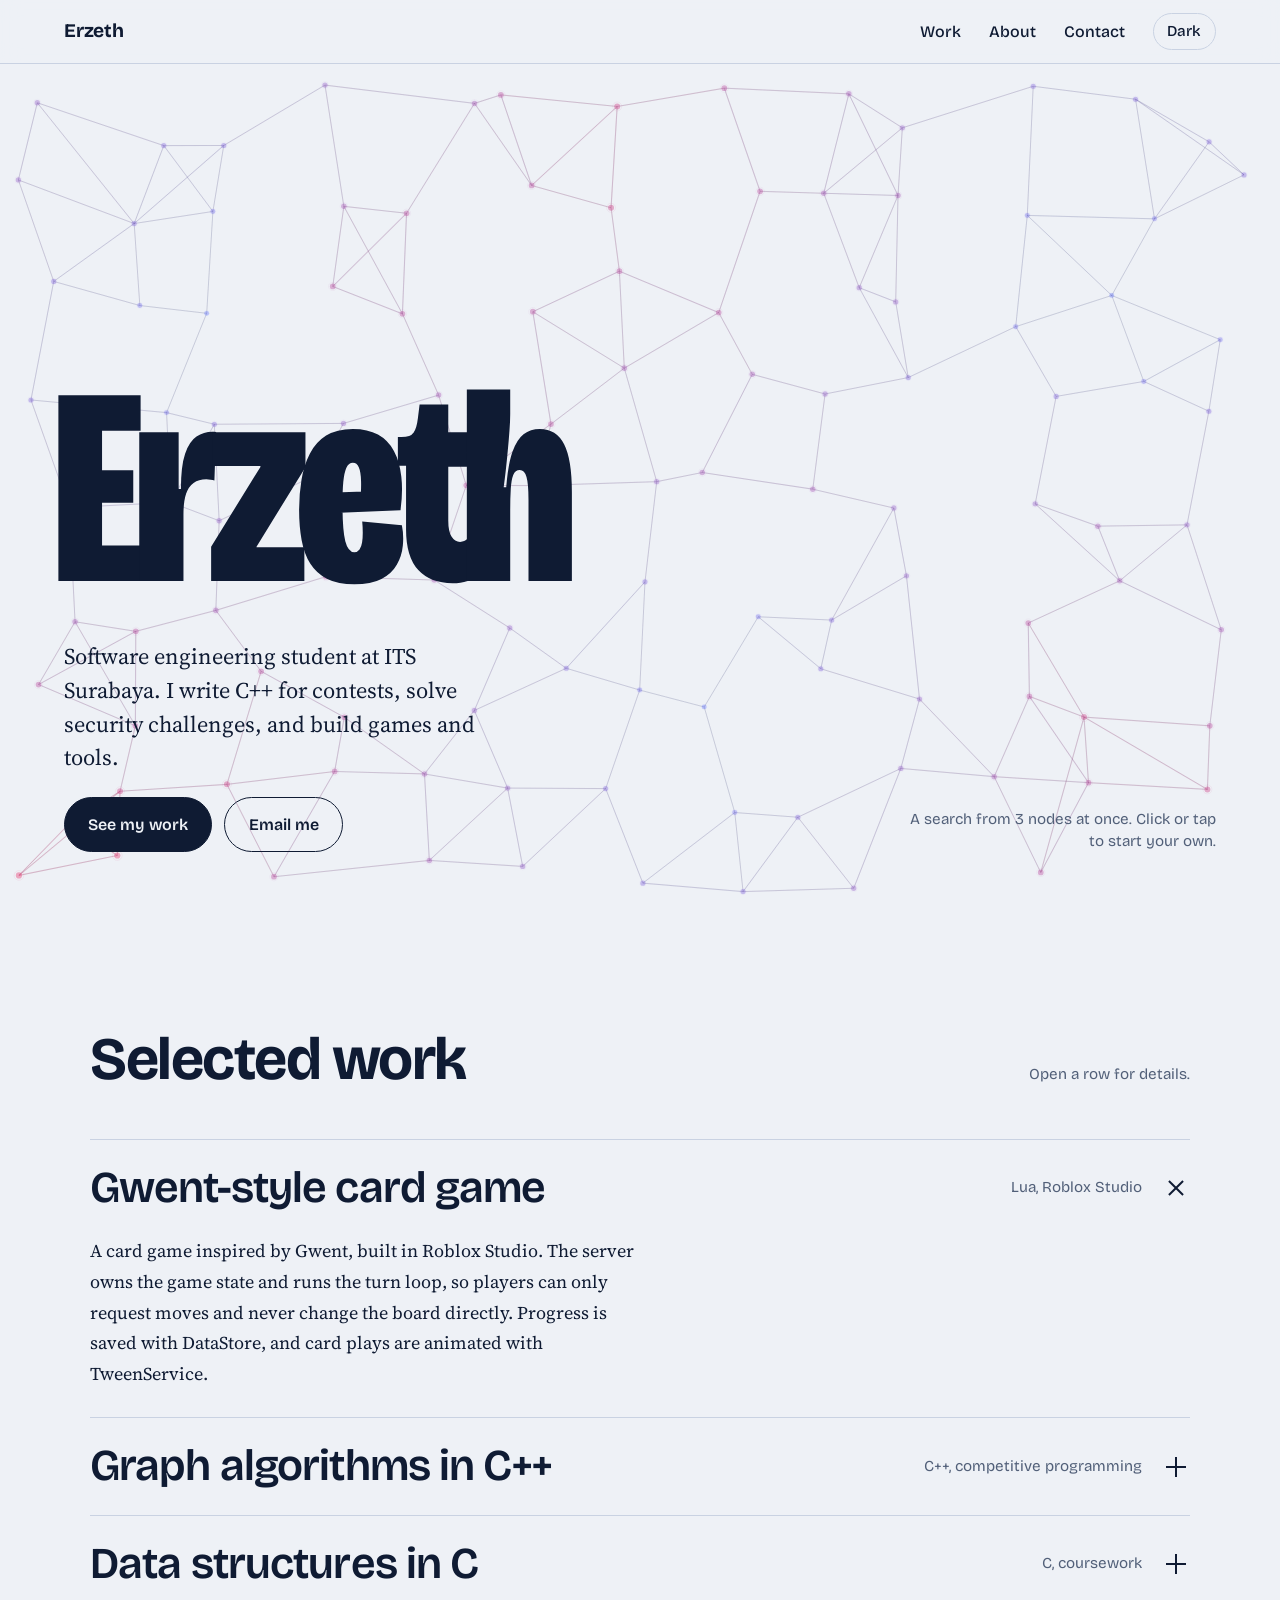
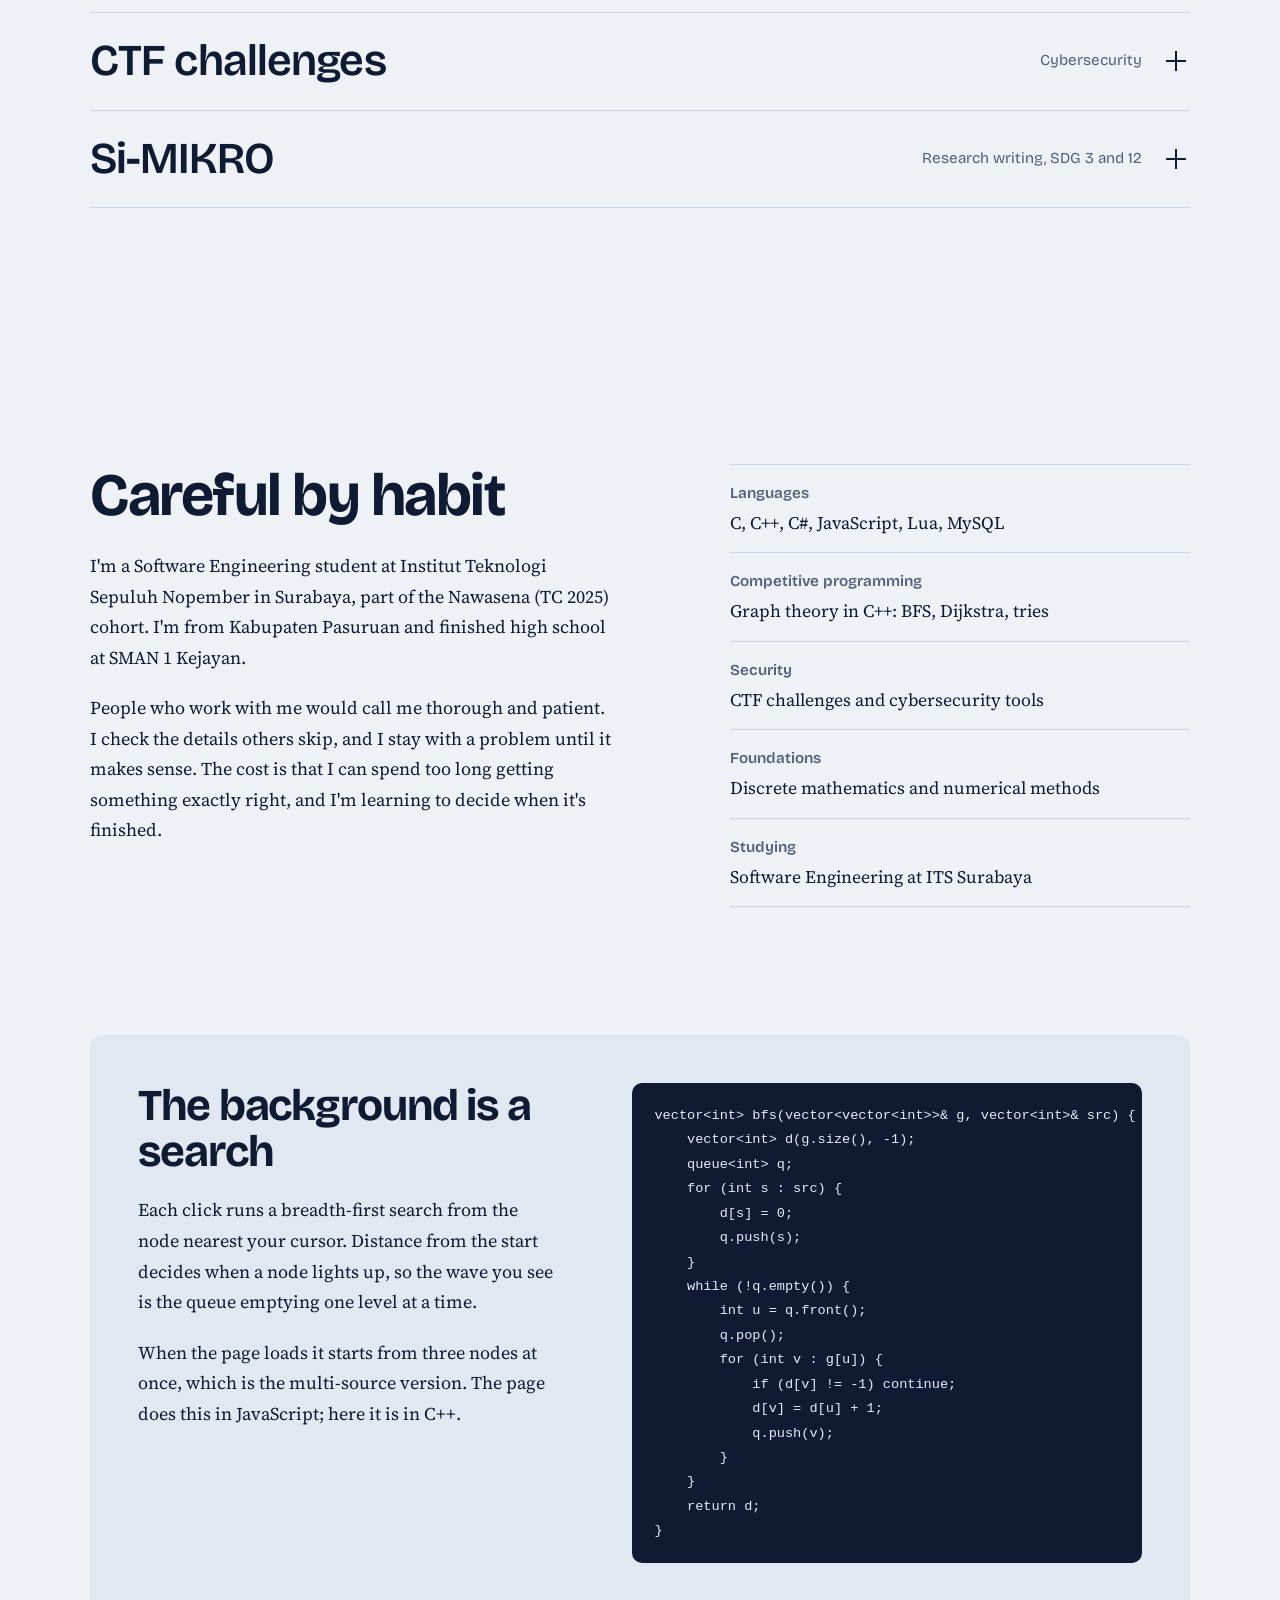
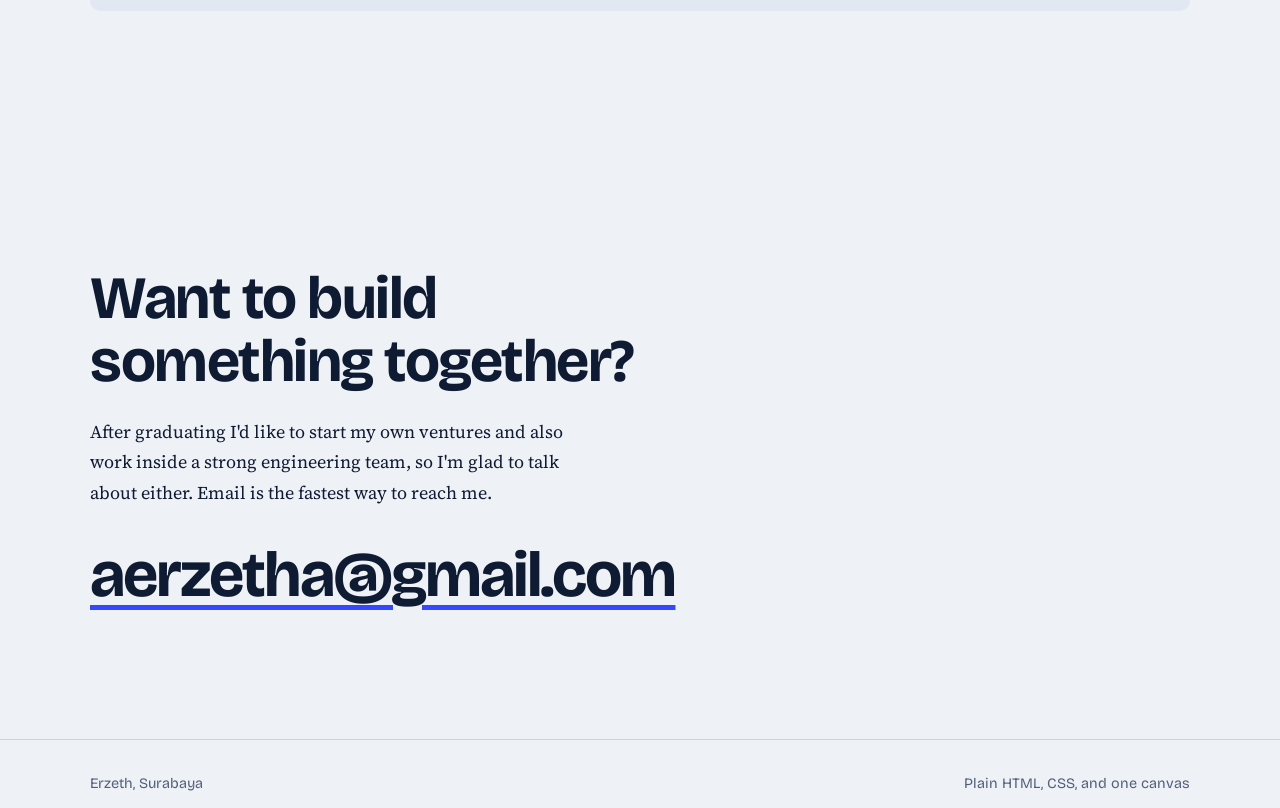
<file: erzeth/index.html>
<!DOCTYPE html>
<html lang="en">
<head>
<meta charset="utf-8">
<meta name="viewport" content="width=device-width, initial-scale=1, viewport-fit=cover">
<meta name="color-scheme" content="light dark">
<meta name="description" content="Erzeth is a Software Engineering student at ITS Surabaya who writes C++, solves CTF challenges, and builds games and tools.">
<link rel="icon" href="data:image/svg+xml,<svg xmlns=%22http://www.w3.org/2000/svg%22 viewBox=%220 0 100 100%22><text y=%22.9em%22 font-size=%2290%22>🔷</text></svg>">
<title>Erzeth, Software Engineering student</title>
<script>try{var t=localStorage.getItem('theme');if(t==='dark'||t==='light')document.documentElement.setAttribute('data-theme',t)}catch(e){}</script>
<link rel="preconnect" href="https://fonts.googleapis.com">
<link rel="preconnect" href="https://fonts.gstatic.com" crossorigin>
<link href="https://fonts.googleapis.com/css2?family=Bricolage+Grotesque:opsz,wdth,wght@12..96,75..100,300..800&family=JetBrains+Mono:wght@400;500&family=Source+Serif+4:opsz,wght@8..60,400..600&display=swap" rel="stylesheet">
<link rel="stylesheet" href="style.css">
</head>
<body>

<header class="nav">
  <a class="nav-name" href="#hero">Erzeth</a>
  <nav class="nav-links" aria-label="Main">
    <a href="#work">Work</a>
    <a href="#about">About</a>
    <a href="#contact">Contact</a>
    <button class="theme-btn" id="theme" type="button" aria-label="Switch to dark mode">Dark</button>
  </nav>
</header>

<main>
  <section class="hero" id="hero">
    <canvas id="graph" aria-hidden="true"></canvas>
    <div class="hero-content">
      <h1 class="name">Erzeth</h1>
      <div class="hero-row">
        <div class="hero-copy">
          <p class="lead">Software engineering student at ITS Surabaya. I write C++ for contests, solve security challenges, and build games and tools.</p>
          <div class="actions">
            <a class="btn" href="#work">See my work</a>
            <a class="btn btn-ghost" href="mailto:aerzetha@gmail.com">Email me</a>
          </div>
        </div>
        <p class="status" id="status">Click or tap the background to start a search from that point.</p>
      </div>
    </div>
  </section>

  <section class="section" id="work">
    <div class="wrap">
      <div class="section-head">
        <h2 class="h2">Selected work</h2>
        <p class="hint">Open a row for details.</p>
      </div>

      <div class="proj" data-open="true">
        <button class="proj-head" type="button" aria-expanded="true" aria-controls="p1">
          <span class="proj-title">Gwent-style card game</span>
          <span class="proj-tags">Lua, Roblox Studio</span>
          <span class="proj-icon" aria-hidden="true"></span>
        </button>
        <div class="proj-panel" id="p1" role="region">
          <div class="proj-body"><div class="proj-inner">
            <p>A card game inspired by Gwent, built in Roblox Studio. The server owns the game state and runs the turn loop, so players can only request moves and never change the board directly. Progress is saved with DataStore, and card plays are animated with TweenService.</p>
          </div></div>
        </div>
      </div>

      <div class="proj" data-open="false">
        <button class="proj-head" type="button" aria-expanded="false" aria-controls="p2">
          <span class="proj-title">Graph algorithms in C++</span>
          <span class="proj-tags">C++, competitive programming</span>
          <span class="proj-icon" aria-hidden="true"></span>
        </button>
        <div class="proj-panel" id="p2" role="region">
          <div class="proj-body"><div class="proj-inner">
            <p>Contest problems on multi-source BFS, Dijkstra variants, and trie optimization. One of my favorites was a fire-spreading simulation on a tree, where I derived my own formula for the number of turns instead of relying on brute force.</p>
          </div></div>
        </div>
      </div>

      <div class="proj" data-open="false">
        <button class="proj-head" type="button" aria-expanded="false" aria-controls="p3">
          <span class="proj-title">Data structures in C</span>
          <span class="proj-tags">C, coursework</span>
          <span class="proj-icon" aria-hidden="true"></span>
        </button>
        <div class="proj-panel" id="p3" role="region">
          <div class="proj-body"><div class="proj-inner">
            <p>Stacks, queues, dequeues, priority queues, binary search trees, and AVL trees, built across several assignment cycles at ITS.</p>
          </div></div>
        </div>
      </div>

      <div class="proj" data-open="false">
        <button class="proj-head" type="button" aria-expanded="false" aria-controls="p4">
          <span class="proj-title">CTF challenges</span>
          <span class="proj-tags">Cybersecurity</span>
          <span class="proj-icon" aria-hidden="true"></span>
        </button>
        <div class="proj-panel" id="p4" role="region">
          <div class="proj-body"><div class="proj-inner">
            <p>More than 40 challenges completed in CTF competitions and practice, using common cybersecurity tools to find and exploit weaknesses in a controlled setting.</p>
          </div></div>
        </div>
      </div>

      <div class="proj" data-open="false">
        <button class="proj-head" type="button" aria-expanded="false" aria-controls="p5">
          <span class="proj-title">Si-MIKRO</span>
          <span class="proj-tags">Research writing, SDG 3 and 12</span>
          <span class="proj-icon" aria-hidden="true"></span>
        </button>
        <div class="proj-panel" id="p5" role="region">
          <div class="proj-body"><div class="proj-inner">
            <p>An academic proposal for KURMI-TEST, a curcumin-based tool for detecting microplastics, designed for community health workers within Indonesia's PHBS framework. It connects to SDG 3 (health) and SDG 12 (responsible consumption).</p>
          </div></div>
        </div>
      </div>
    </div>
  </section>

  <section class="section" id="about">
    <div class="wrap about">
      <div class="about-text">
        <h2 class="h2">Careful by habit</h2>
        <p>I'm a Software Engineering student at Institut Teknologi Sepuluh Nopember in Surabaya, part of the Nawasena (TC 2025) cohort. I'm from Kabupaten Pasuruan and finished high school at SMAN 1 Kejayan.</p>
        <p>People who work with me would call me thorough and patient. I check the details others skip, and I stay with a problem until it makes sense. The cost is that I can spend too long getting something exactly right, and I'm learning to decide when it's finished.</p>
      </div>
      <dl class="facts">
        <div class="fact"><dt>Languages</dt><dd>C, C++, C#, JavaScript, Lua, MySQL</dd></div>
        <div class="fact"><dt>Competitive programming</dt><dd>Graph theory in C++: BFS, Dijkstra, tries</dd></div>
        <div class="fact"><dt>Security</dt><dd>CTF challenges and cybersecurity tools</dd></div>
        <div class="fact"><dt>Foundations</dt><dd>Discrete mathematics and numerical methods</dd></div>
        <div class="fact"><dt>Studying</dt><dd>Software Engineering at ITS Surabaya</dd></div>
      </dl>
    </div>
  </section>

  <section class="section" style="padding-top:0">
    <div class="wrap how">
      <div>
        <h2 class="h2">The background is a search</h2>
        <p>Each click runs a breadth-first search from the node nearest your cursor. Distance from the start decides when a node lights up, so the wave you see is the queue emptying one level at a time.</p>
        <p>When the page loads it starts from three nodes at once, which is the multi-source version. The page does this in JavaScript; here it is in C++.</p>
      </div>
      <pre class="code" tabindex="0"><code>vector&lt;int&gt; bfs(vector&lt;vector&lt;int&gt;&gt;&amp; g, vector&lt;int&gt;&amp; src) {
    vector&lt;int&gt; d(g.size(), -1);
    queue&lt;int&gt; q;
    for (int s : src) {
        d[s] = 0;
        q.push(s);
    }
    while (!q.empty()) {
        int u = q.front();
        q.pop();
        for (int v : g[u]) {
            if (d[v] != -1) continue;
            d[v] = d[u] + 1;
            q.push(v);
        }
    }
    return d;
}</code></pre>
    </div>
  </section>

  <section class="section contact" id="contact">
    <div class="wrap">
      <h2 class="h2">Want to build something together?</h2>
      <p>After graduating I'd like to start my own ventures and also work inside a strong engineering team, so I'm glad to talk about either. Email is the fastest way to reach me.</p>
      <a class="mail" href="mailto:aerzetha@gmail.com">aerzetha@gmail.com</a>
    </div>
  </section>
</main>

<footer class="foot">
  <div class="wrap">
    <span>Erzeth, Surabaya</span>
    <span>Plain HTML, CSS, and one canvas</span>
  </div>
</footer>

<script src="script.js" defer></script>
</body>
</html>
</file>
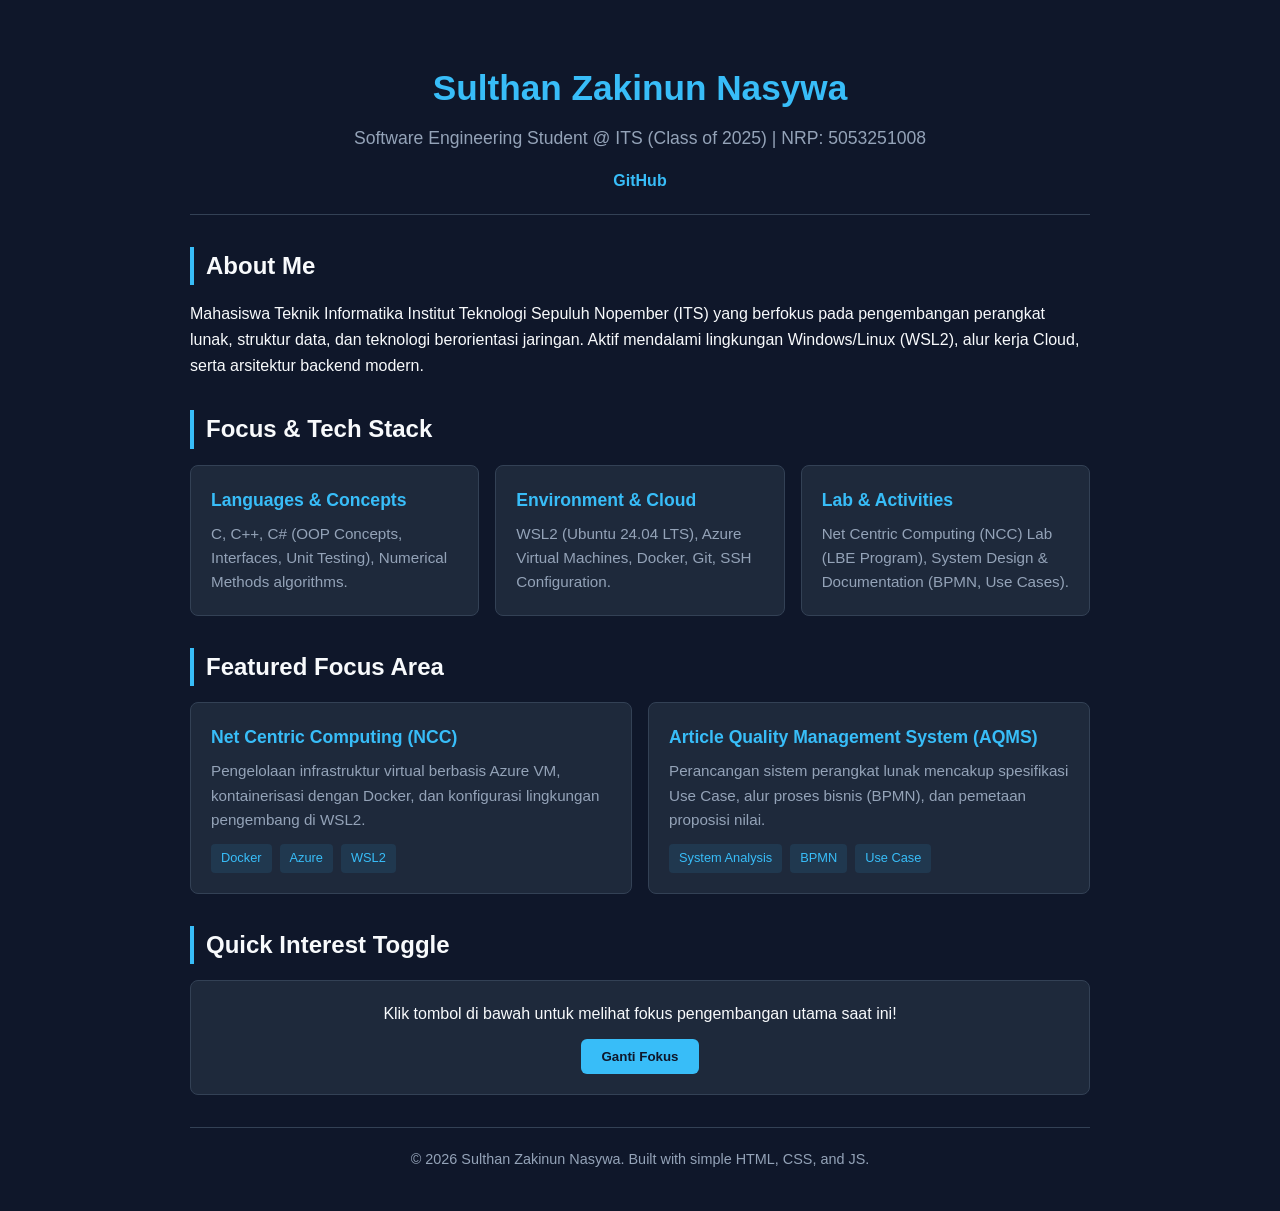
<file: sulthan/index.html>
<!DOCTYPE html>
<html lang="id">
<head>
    <meta charset="UTF-8">
    <meta name="viewport" content="width=device-width, initial-scale=1.0">
    <title>Sulthan Zakinun Nasywa - Software Engineering Portfolio</title>
    <style>
        :root {
            --bg-color: #0f172a;
            --card-bg: #1e293b;
            --accent-color: #38bdf8;
            --text-color: #f8fafc;
            --text-muted: #94a3b8;
            --border-color: #334155;
        }

        * {
            box-sizing: border-box;
            margin: 0;
            padding: 0;
            font-family: 'Segoe UI', Tahoma, Geneva, Verdana, sans-serif;
        }

        body {
            background-color: var(--bg-color);
            color: var(--text-color);
            line-height: 1.6;
            padding: 20px;
        }

        .container {
            max-width: 900px;
            margin: 0 auto;
        }

        header {
            text-align: center;
            padding: 40px 0 20px;
            border-bottom: 1px solid var(--border-color);
        }

        h1 {
            font-size: 2.2rem;
            color: var(--accent-color);
            margin-bottom: 8px;
        }

        .subtitle {
            font-size: 1.1rem;
            color: var(--text-muted);
            margin-bottom: 16px;
        }

        .social-links a {
            color: var(--accent-color);
            text-decoration: none;
            margin: 0 10px;
            font-weight: bold;
        }

        .social-links a:hover {
            text-decoration: underline;
        }

        section {
            margin: 32px 0;
        }

        h2 {
            font-size: 1.5rem;
            border-left: 4px solid var(--accent-color);
            padding-left: 12px;
            margin-bottom: 16px;
        }

        .grid {
            display: grid;
            grid-template-columns: repeat(auto-fit, minmax(250px, 1fr));
            gap: 16px;
        }

        .card {
            background-color: var(--card-bg);
            border: 1px solid var(--border-color);
            border-radius: 8px;
            padding: 20px;
            transition: transform 0.2s ease;
        }

        .card:hover {
            transform: translateY(-4px);
        }

        .card h3 {
            font-size: 1.1rem;
            margin-bottom: 8px;
            color: var(--accent-color);
        }

        .card p {
            font-size: 0.95rem;
            color: var(--text-muted);
        }

        .tags {
            display: flex;
            flex-wrap: wrap;
            gap: 8px;
            margin-top: 12px;
        }

        .tag {
            background-color: rgba(56, 189, 248, 0.1);
            color: var(--accent-color);
            padding: 4px 10px;
            border-radius: 4px;
            font-size: 0.8rem;
        }

        footer {
            text-align: center;
            padding: 20px 0;
            border-top: 1px solid var(--border-color);
            color: var(--text-muted);
            font-size: 0.9rem;
        }

        .interactive-section {
            background-color: var(--card-bg);
            border: 1px solid var(--border-color);
            border-radius: 8px;
            padding: 20px;
            text-align: center;
        }

        button {
            background-color: var(--accent-color);
            color: var(--bg-color);
            border: none;
            padding: 10px 20px;
            border-radius: 6px;
            font-weight: bold;
            cursor: pointer;
            margin-top: 12px;
            transition: opacity 0.2s;
        }

        button:hover {
            opacity: 0.9;
        }
    </style>
</head>
<body>

    <div class="container">
        <header>
            <h1>Sulthan Zakinun Nasywa</h1>
            <p class="subtitle">Software Engineering Student @ ITS (Class of 2025) | NRP: 5053251008</p>
            <div class="social-links">
                <a href="https://github.com/sulthanjr12-rgb" target="_blank">GitHub</a>
            </div>
        </header>

        <section>
            <h2>About Me</h2>
            <p>Mahasiswa Teknik Informatika Institut Teknologi Sepuluh Nopember (ITS) yang berfokus pada pengembangan perangkat lunak, struktur data, dan teknologi berorientasi jaringan. Aktif mendalami lingkungan Windows/Linux (WSL2), alur kerja Cloud, serta arsitektur backend modern.</p>
        </section>

        <section>
            <h2>Focus & Tech Stack</h2>
            <div class="grid">
                <div class="card">
                    <h3>Languages & Concepts</h3>
                    <p>C, C++, C# (OOP Concepts, Interfaces, Unit Testing), Numerical Methods algorithms.</p>
                </div>
                <div class="card">
                    <h3>Environment & Cloud</h3>
                    <p>WSL2 (Ubuntu 24.04 LTS), Azure Virtual Machines, Docker, Git, SSH Configuration.</p>
                </div>
                <div class="card">
                    <h3>Lab & Activities</h3>
                    <p>Net Centric Computing (NCC) Lab (LBE Program), System Design & Documentation (BPMN, Use Cases).</p>
                </div>
            </div>
        </section>

        <section>
            <h2>Featured Focus Area</h2>
            <div class="grid">
                <div class="card">
                    <h3>Net Centric Computing (NCC)</h3>
                    <p>Pengelolaan infrastruktur virtual berbasis Azure VM, kontainerisasi dengan Docker, dan konfigurasi lingkungan pengembang di WSL2.</p>
                    <div class="tags">
                        <span class="tag">Docker</span>
                        <span class="tag">Azure</span>
                        <span class="tag">WSL2</span>
                    </div>
                </div>
                <div class="card">
                    <h3>Article Quality Management System (AQMS)</h3>
                    <p>Perancangan sistem perangkat lunak mencakup spesifikasi Use Case, alur proses bisnis (BPMN), dan pemetaan proposisi nilai.</p>
                    <div class="tags">
                        <span class="tag">System Analysis</span>
                        <span class="tag">BPMN</span>
                        <span class="tag">Use Case</span>
                    </div>
                </div>
            </div>
        </section>

        <section>
            <h2>Quick Interest Toggle</h2>
            <div class="interactive-section">
                <p id="interest-text">Klik tombol di bawah untuk melihat fokus pengembangan utama saat ini!</p>
                <button onclick="toggleInterest()">Ganti Fokus</button>
            </div>
        </section>

        <footer>
            <p>&copy; 2026 Sulthan Zakinun Nasywa. Built with simple HTML, CSS, and JS.</p>
        </footer>
    </div>

    <script>
        const interests = [
            "Fokus Backend & Cloud Architecture: Mengelola Azure VM & Docker di NCC Lab.",
            "Struktur Data & Algoritma: Penguasaan C/C++ (BST, Heaps, Graph Search).",
            "Software Engineering & System Design: Perancangan BPMN & spesifikasi Use Case."
        ];
        let index = 0;

        function toggleInterest() {
            index = (index + 1) % interests.length;
            document.getElementById('interest-text').innerText = interests[index];
        }
    </script>
</body>
</html>
</file>
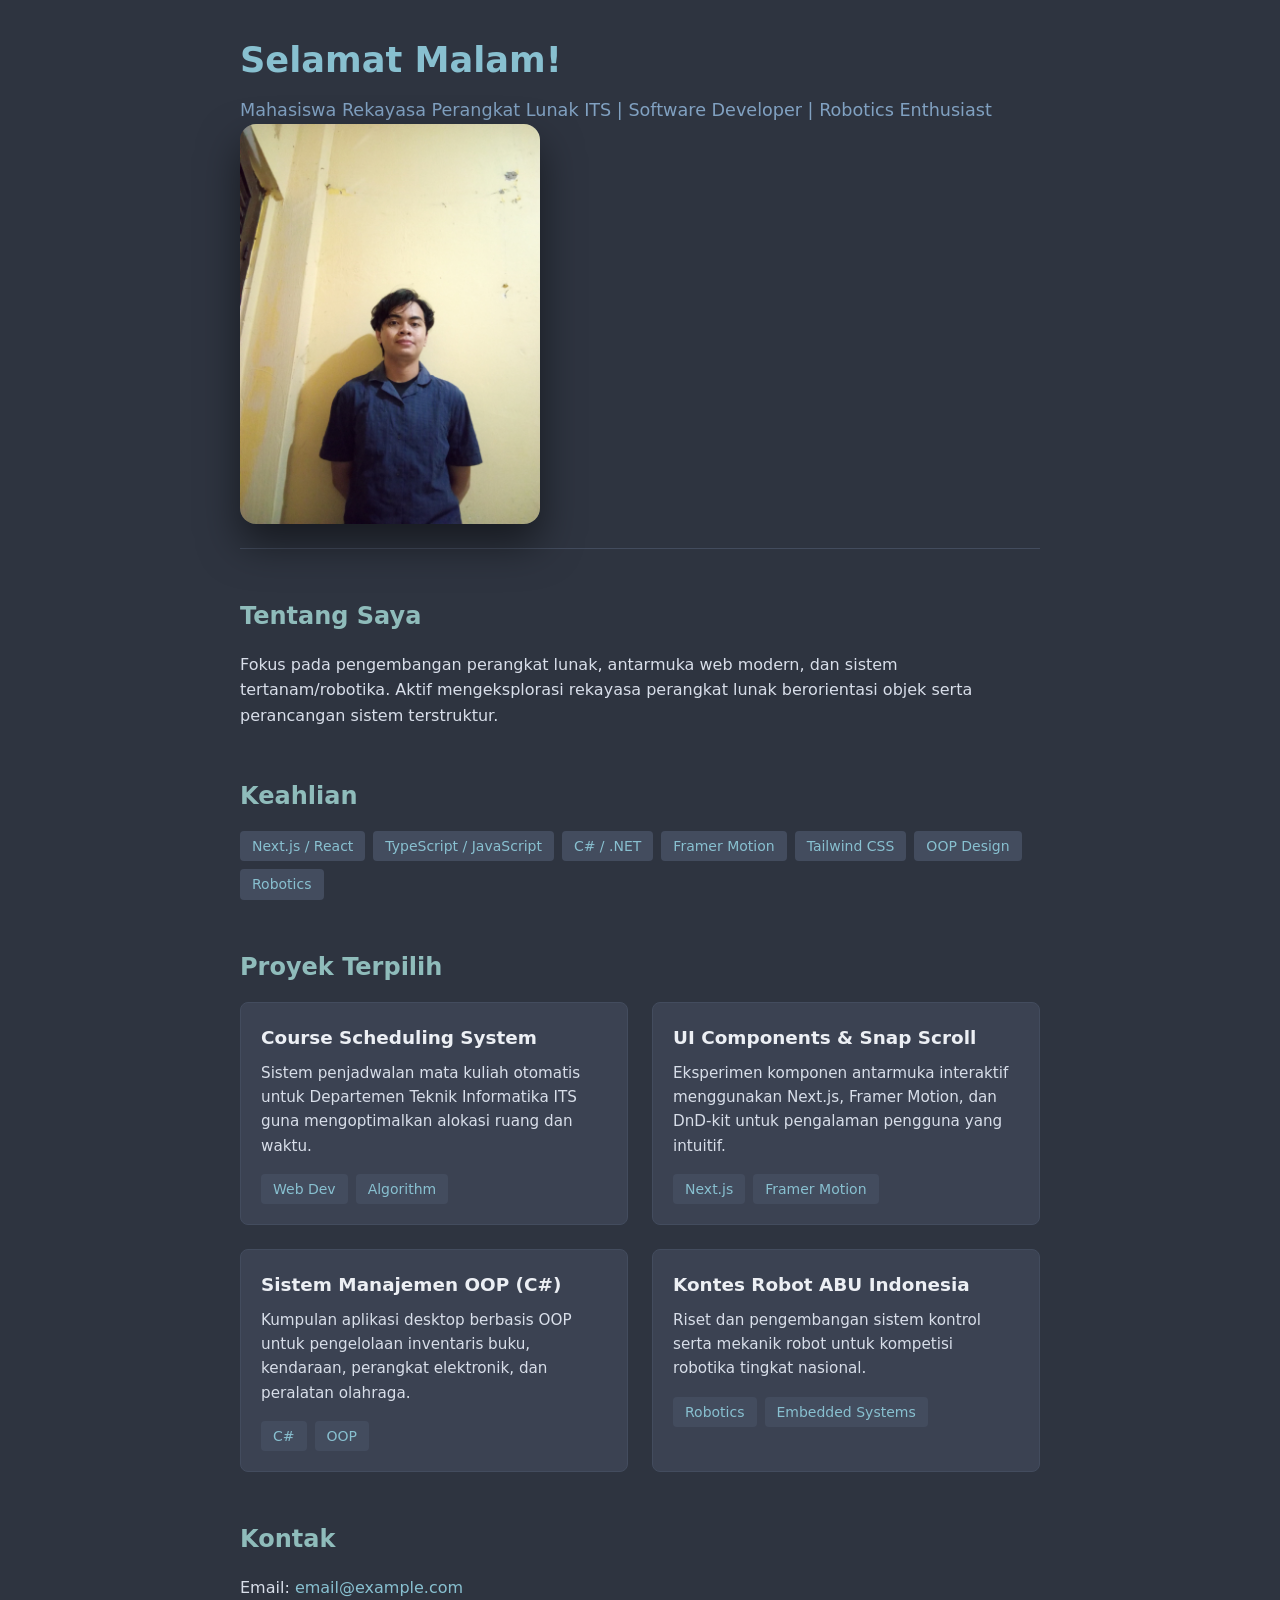
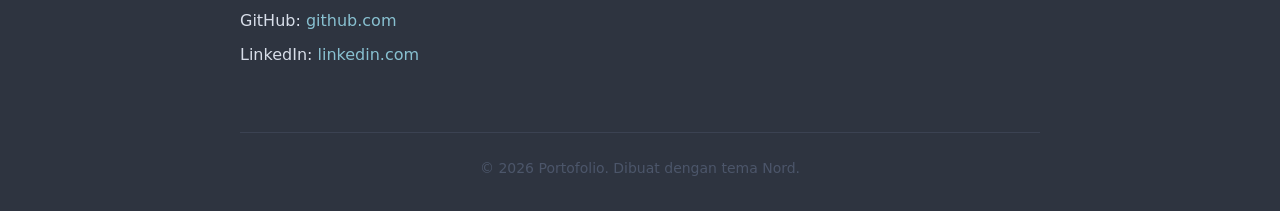
<file: site_daffa/src/index.html>
<!DOCTYPE html>
<html lang="id">
	<head>
		<meta charset="UTF-8">
		<meta name="viewport" content="width=device-width, initial-scale=1.0">
		<title>Portofolio</title>
		<style>
/* Nord Color Palette */
:root {
	--nord0: #2e3440;
	--nord1: #3b4252;
	--nord2: #434c5e;
	--nord3: #4c566a;
	--nord4: #d8dee9;
	--nord5: #e5e9f0;
	--nord6: #eceff4;
	--nord7: #8fbcbb;
	--nord8: #88c0d0;
	--nord9: #81a1c1;
	--nord10: #5e81ac;
	--nord11: #bf616a;
	--nord12: #d08770;
	--nord13: #ebcb8b;
	--nord14: #a3be8c;
	--nord15: #b48ead;
}

* {
	box-sizing: border-box;
	margin: 0;
	padding: 0;
}

		body {
			font-family: system-ui, -apple-system, BlinkMacSystemFont, 'Segoe UI', Roboto, sans-serif;
			background-color: var(--nord0);
			color: var(--nord4);
			line-height: 1.6;
			padding: 2rem 1rem;
		}

		.container {
			max-width: 800px;
			margin: 0 auto;
		}

		header {
			margin-bottom: 3rem;
			border-bottom: 1px solid var(--nord2);
			padding-bottom: 1.5rem;
		}

		h1 {
			color: var(--nord8);
			font-size: 2.2rem;
			margin-bottom: 0.5rem;
		}

		p.subtitle {
			color: var(--nord9);
			font-size: 1.1rem;
		}

		section {
			margin-bottom: 3rem;
		}

		h2 {
			color: var(--nord7);
			font-size: 1.5rem;
			margin-bottom: 1rem;
			display: flex;
			align-items: center;
			gap: 0.5rem;
		}

		.tags {
			display: flex;
			flex-wrap: wrap;
			gap: 0.5rem;
			margin-top: 0.5rem;
		}

		.tag {
			background-color: var(--nord2);
			color: var(--nord8);
			padding: 0.25rem 0.75rem;
			border-radius: 4px;
			font-size: 0.875rem;
			font-weight: 500;
		}

		.projects-grid {
			display: grid;
			grid-template-columns: 1fr;
			gap: 1.5rem;
		}

		@media (min-width: 640px) {
			.projects-grid {
				grid-template-columns: repeat(2, 1fr);
			}
		}

		.card {
			background-color: var(--nord1);
			border: 1px solid var(--nord2);
			border-radius: 8px;
			padding: 1.25rem;
			transition: transform 0.2s ease, border-color 0.2s ease;
		}

		.card:hover {
			transform: translateY(-2px);
			border-color: var(--nord8);
		}

		.card h3 {
			color: var(--nord6);
			font-size: 1.15rem;
			margin-bottom: 0.5rem;
		}

		.card p {
			color: var(--nord4);
			font-size: 0.95rem;
			margin-bottom: 1rem;
		}

		.contact-list {
			list-style: none;
		}

		.contact-list li {
			margin-bottom: 0.5rem;
		}

		a {
			color: var(--nord8);
			text-decoration: none;
			transition: color 0.2s ease;
		}

		a:hover {
			color: var(--nord7);
			text-decoration: underline;
		}

		footer {
			margin-top: 4rem;
			text-align: center;
			color: var(--nord3);
			font-size: 0.875rem;
			border-top: 1px solid var(--nord1);
			padding-top: 1.5rem;
		}
		.image-container {
			position: relative;
			width: 300px;
			height: 400px;
			background-color: var(--card-bg);
			border-radius: 16px;
			box-shadow: 0 20px 40px rgba(0, 0, 0, 0.5);
			overflow: hidden;
			/* Smooth return transition when cursor leaves */
			transition: transform 0.5s cubic-bezier(0.25, 1, 0.5, 1);
			will-change: transform;
		}

		.image-container img {
			width: 100%;
			height: 100%;
			object-fit: cover;
			pointer-events: none; /* Prevents image dragging glitches */
		}
		</style>
	</head>
	<body>

		<div class="container">
			<header>
				<h1 id="greeting">Halo!</h1>
				<p class="subtitle">Mahasiswa Rekayasa Perangkat Lunak ITS | Software Developer | Robotics Enthusiast</p>
				<div class="image-container" id="magnetic-image">
					<img src="../assets/gw-pas-masih-ganteng.jpg" alt="Avoidance Demo">
				</div>
			</header>

			<section id="about">
				<h2>Tentang Saya</h2>
				<p>
				Fokus pada pengembangan perangkat lunak, antarmuka web modern, dan sistem tertanam/robotika.
				Aktif mengeksplorasi rekayasa perangkat lunak berorientasi objek serta perancangan sistem terstruktur.
				</p>
			</section>

			<section id="skills">
				<h2>Keahlian</h2>
				<div class="tags">
					<span class="tag">Next.js / React</span>
					<span class="tag">TypeScript / JavaScript</span>
					<span class="tag">C# / .NET</span>
					<span class="tag">Framer Motion</span>
					<span class="tag">Tailwind CSS</span>
					<span class="tag">OOP Design</span>
					<span class="tag">Robotics</span>
				</div>
			</section>

			<section id="projects">
				<h2>Proyek Terpilih</h2>
				<div class="projects-grid">

					<div class="card">
						<h3>Course Scheduling System</h3>
						<p>Sistem penjadwalan mata kuliah otomatis untuk Departemen Teknik Informatika ITS guna mengoptimalkan alokasi ruang dan waktu.</p>
						<div class="tags">
							<span class="tag">Web Dev</span>
							<span class="tag">Algorithm</span>
						</div>
					</div>

					<div class="card">
						<h3>UI Components & Snap Scroll</h3>
						<p>Eksperimen komponen antarmuka interaktif menggunakan Next.js, Framer Motion, dan DnD-kit untuk pengalaman pengguna yang intuitif.</p>
						<div class="tags">
							<span class="tag">Next.js</span>
							<span class="tag">Framer Motion</span>
						</div>
					</div>

					<div class="card">
						<h3>Sistem Manajemen OOP (C#)</h3>
						<p>Kumpulan aplikasi desktop berbasis OOP untuk pengelolaan inventaris buku, kendaraan, perangkat elektronik, dan peralatan olahraga.</p>
						<div class="tags">
							<span class="tag">C#</span>
							<span class="tag">OOP</span>
						</div>
					</div>

					<div class="card">
						<h3>Kontes Robot ABU Indonesia</h3>
						<p>Riset dan pengembangan sistem kontrol serta mekanik robot untuk kompetisi robotika tingkat nasional.</p>
						<div class="tags">
							<span class="tag">Robotics</span>
							<span class="tag">Embedded Systems</span>
						</div>
					</div>

				</div>
			</section>

			<section id="contact">
				<h2>Kontak</h2>
				<ul class="contact-list">
					<li>Email: <a href="mailto:email@example.com">email@example.com</a></li>
					<li>GitHub: <a href="https://github.com" target="_blank" rel="noopener">github.com</a></li>
					<li>LinkedIn: <a href="https://linkedin.com" target="_blank" rel="noopener">linkedin.com</a></li>
				</ul>
			</section>

			<footer>
				<p>&copy; <span id="year"></span> Portofolio. Dibuat dengan tema Nord.</p>
			</footer>
		</div>

		<script>
			// Salam dinamis berdasarkan waktu
			const hour = new Date().getHours();
			const greetingEl = document.getElementById('greeting');

			if (hour < 11) {
				greetingEl.textContent = 'Selamat Pagi!';
			} else if (hour < 15) {
				greetingEl.textContent = 'Selamat Siang!';
			} else if (hour < 18) {
				greetingEl.textContent = 'Selamat Sore!';
			} else {
				greetingEl.textContent = 'Selamat Malam!';
			}

			// Tahun footer otomatis
			document.getElementById('year').textContent = new Date().getFullYear();
			const el = document.getElementById('magnetic-image');

			// Configuration constants
			const AVOID_RADIUS = 200; // How close the mouse needs to get (in pixels)
			const PUSH_STRENGTH = 40;  // Maximum distance the image will move away (in pixels)

			window.addEventListener('mousemove', (e) => {
				// Get the bounding box of the image element
				const rect = el.getBoundingClientRect();

				// Calculate the center coordinates of the image
				const elX = rect.left + rect.width / 2;
				const elY = rect.top + rect.height / 2;

				// Calculate distance between mouse and image center
				const deltaX = e.clientX - elX;
				const deltaY = e.clientY - elY;
				const distance = Math.hypot(deltaX, deltaY);

				// If mouse is within the avoidance radius
				if (distance < AVOID_RADIUS) {
					// Calculate the force based on how close the mouse is (closer = stronger push)
					const force = (AVOID_RADIUS - distance) / AVOID_RADIUS;

					// Calculate angle of movement
					const angle = Math.atan2(deltaY, deltaX);

					// Calculate the inverse (opposite) translation coordinates
					const moveX = -Math.cos(angle) * force * PUSH_STRENGTH;
					const moveY = -Math.sin(angle) * force * PUSH_STRENGTH;

					// Temporarily disable the CSS transition for real-time tracking
					el.style.transition = 'none';
					el.style.transform = `translate(${moveX}px, ${moveY}px)`;
				} else {
					// Reset position and re-enable smooth spring back transition
					el.style.transition = 'transform 0.5s cubic-bezier(0.25, 1, 0.5, 1)';
					el.style.transform = 'translate(0px, 0px)';
				}
			});
		</script>
	</body>
</html>
</file>
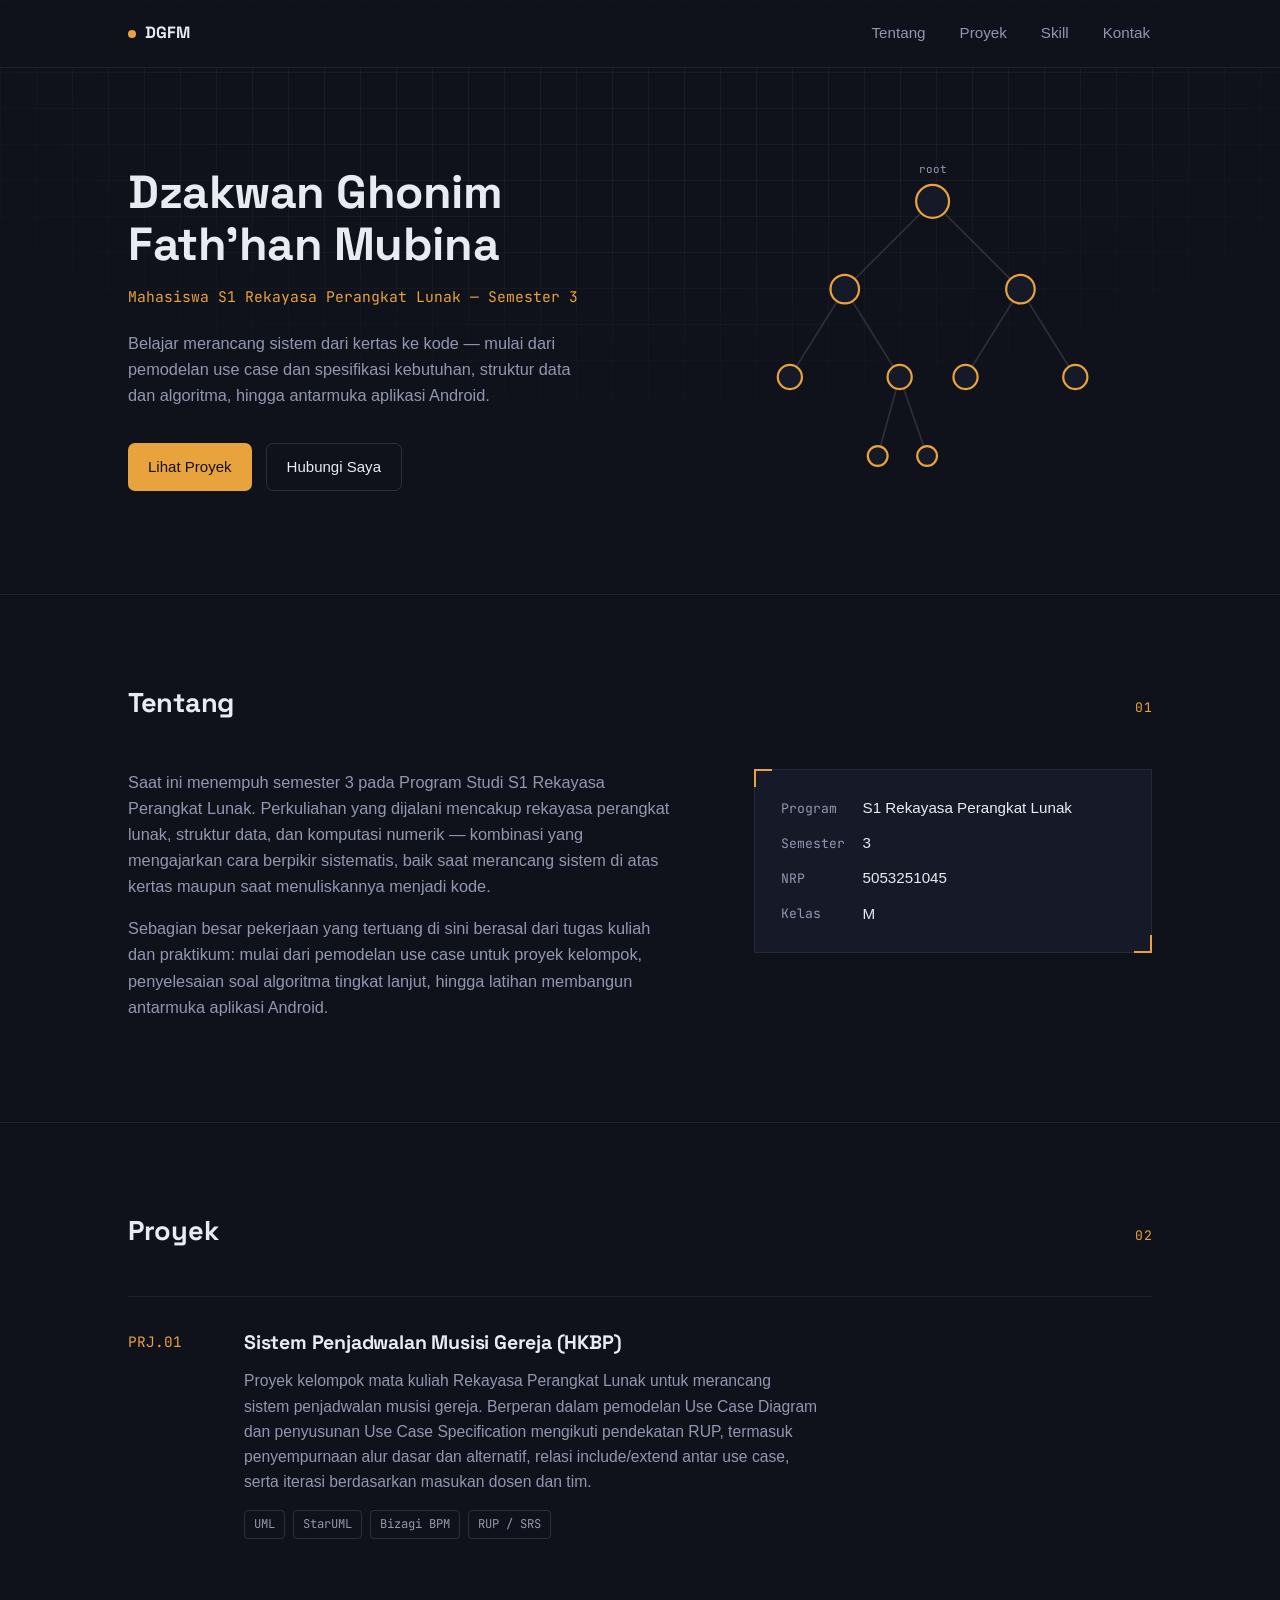
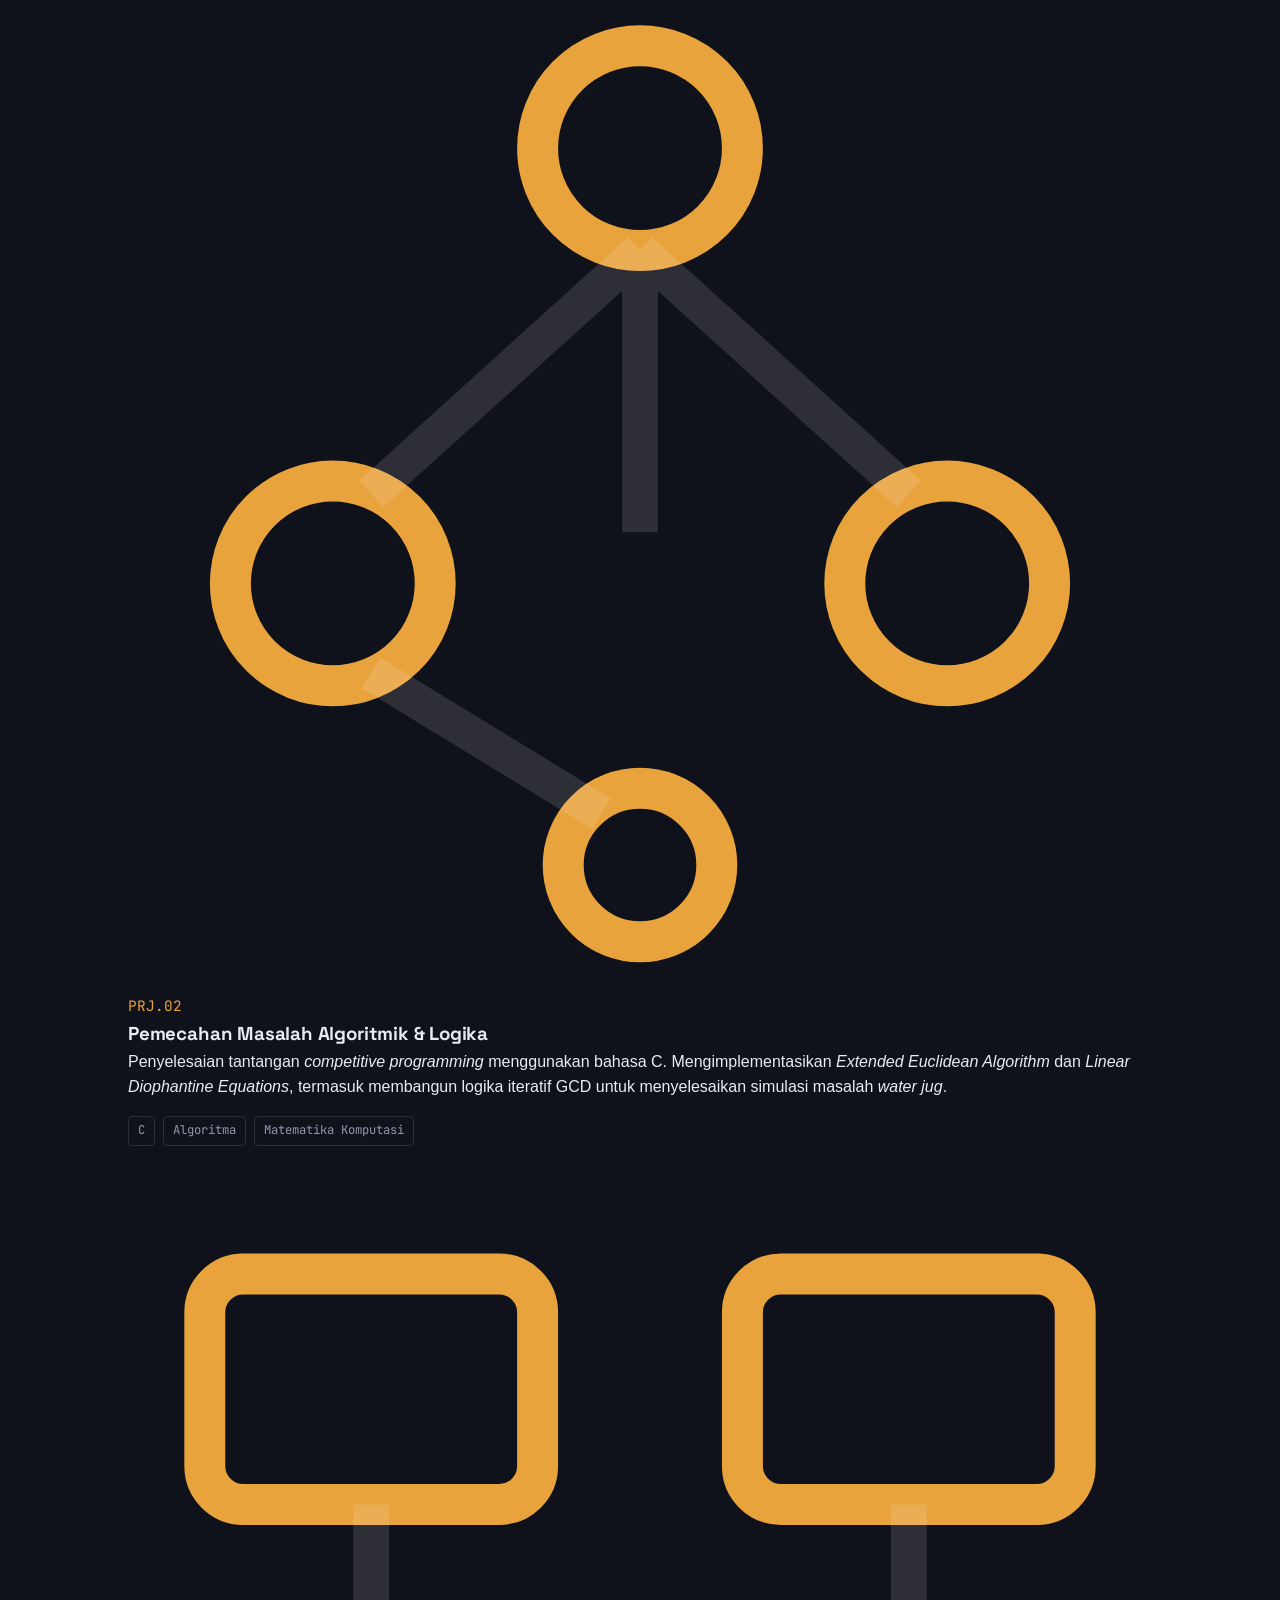
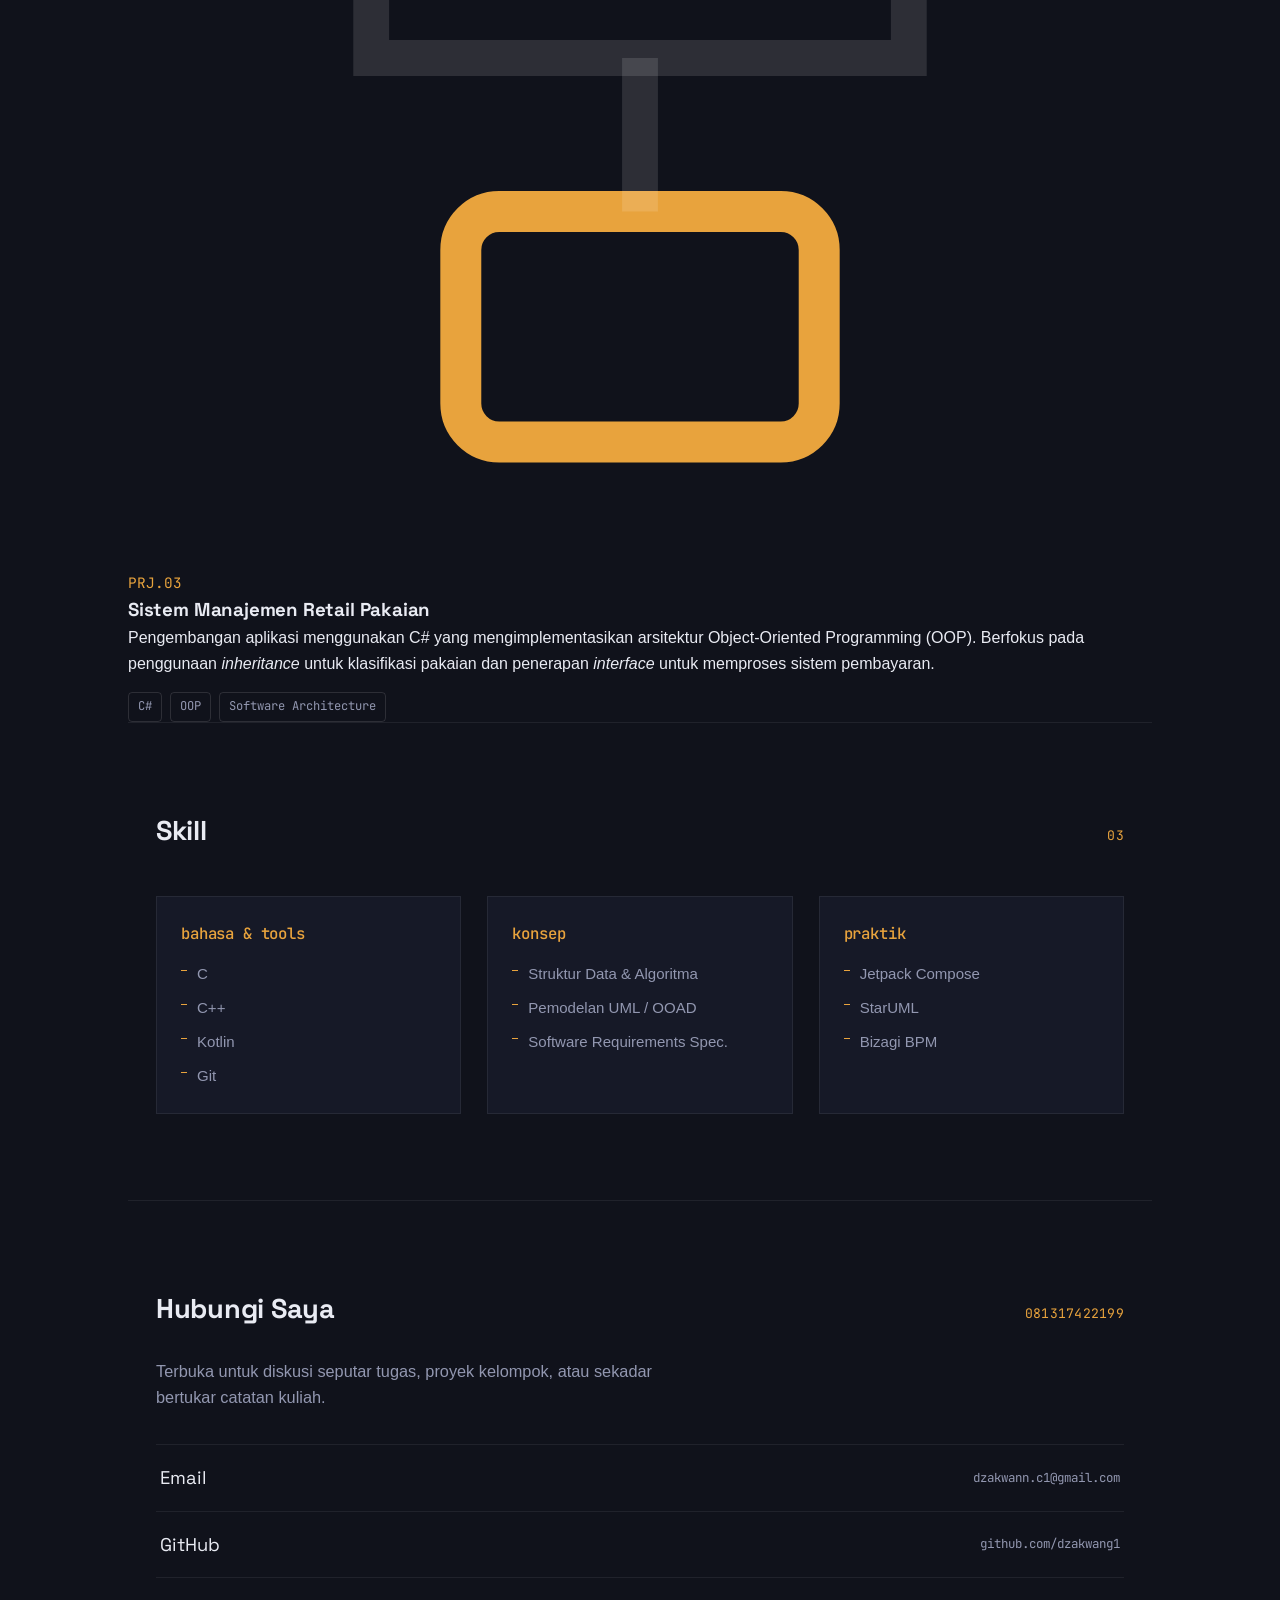
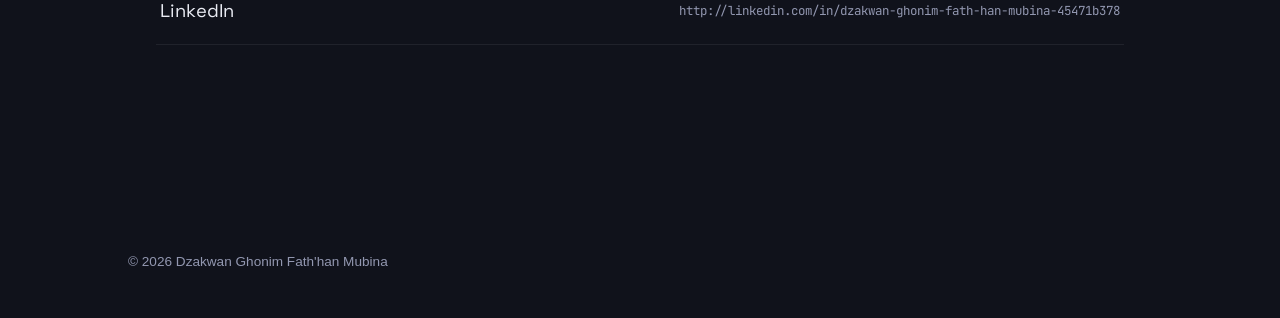
<file: site_dzakwan/src/index.html>
<!DOCTYPE html>
<html lang="id">
<head>
<meta charset="UTF-8">
<meta name="viewport" content="width=device-width, initial-scale=1.0">
<title>Dzakwan Ghonim Fath'han Mubina — Portofolio</title>
<meta name="description" content="Portofolio Dzakwan Ghonim Fath'han Mubina, mahasiswa S1 Rekayasa Perangkat Lunak.">
<link rel="preconnect" href="https://fonts.googleapis.com">
<link rel="preconnect" href="https://fonts.gstatic.com" crossorigin>
<link href="https://fonts.googleapis.com/css2?family=Space+Grotesk:wght@400;500;700&family=JetBrains+Mono:wght@400;500&display=swap" rel="stylesheet">
<style>
  :root{
    --bg:#10121b;
    --bg-panel:#161927;
    --grid-line: rgba(255,255,255,0.045);
    --border: rgba(255,255,255,0.12);
    --border-soft: rgba(255,255,255,0.07);
    --text: #e9ebf3;
    --text-dim: #9297b0;
    --accent: #e8a33d;
    --accent-dim: rgba(232,163,61,0.14);
    --mono: 'JetBrains Mono', ui-monospace, SFMono-Regular, Menlo, monospace;
    --display: 'Space Grotesk', ui-sans-serif, system-ui, sans-serif;
    --body-font: -apple-system, BlinkMacSystemFont, "Segoe UI", Roboto, Helvetica, Arial, sans-serif;
    --header-h: 68px;
  }

  *{box-sizing:border-box;}
  html{scroll-behavior:smooth; scroll-padding-top: calc(var(--header-h) + 16px);}
  body{
    margin:0;
    background:var(--bg);
    color:var(--text);
    font-family:var(--body-font);
    line-height:1.6;
    -webkit-font-smoothing:antialiased;
  }
  body::before{
    content:"";
    position:fixed;
    inset:0;
    z-index:0;
    pointer-events:none;
    background-image:
      linear-gradient(var(--grid-line) 1px, transparent 1px),
      linear-gradient(90deg, var(--grid-line) 1px, transparent 1px);
    background-size: 36px 36px;
    mask-image: radial-gradient(ellipse 80% 60% at 50% 0%, black 40%, transparent 85%);
  }

  a{color:inherit;}
  h1,h2,h3{font-family:var(--display); margin:0; letter-spacing:-0.01em;}
  p{margin:0;}
  img,svg{display:block; max-width:100%;}

  .wrap{
    position:relative;
    z-index:1;
    max-width:1080px;
    margin:0 auto;
    padding:0 28px;
  }

  :focus-visible{
    outline: 2px solid var(--accent);
    outline-offset: 3px;
  }

  /* ---------- Nav ---------- */
  header.topbar{
    position:fixed;
    top:0; left:0; right:0;
    z-index:50;
    height:var(--header-h);
    display:flex;
    align-items:center;
    background:rgba(16,18,27,0.82);
    backdrop-filter:saturate(140%) blur(10px);
    border-bottom:1px solid var(--border-soft);
  }
  .nav-inner{
    width:100%;
    max-width:1080px;
    margin:0 auto;
    padding:0 28px;
    display:flex;
    align-items:center;
    justify-content:space-between;
  }
  .brand{
    font-family:var(--display);
    font-weight:700;
    font-size:1.02rem;
    display:flex;
    align-items:center;
    gap:9px;
    text-decoration:none;
  }
  .brand .dot{
    width:8px; height:8px; border-radius:50%;
    background:var(--accent);
    flex:none;
  }
  nav.links{
    display:flex;
    gap:30px;
    list-style:none;
    margin:0; padding:0;
  }
  nav.links a{
    text-decoration:none;
    color:var(--text-dim);
    font-size:0.95rem;
    padding:6px 2px;
    border-bottom:1px solid transparent;
    transition:color .15s ease, border-color .15s ease;
  }
  nav.links a:hover, nav.links a:focus-visible{
    color:var(--text);
    border-color:var(--accent);
  }
  .menu-btn{
    display:none;
    flex-direction:column;
    justify-content:center;
    gap:5px;
    width:34px; height:34px;
    background:transparent;
    border:1px solid var(--border);
    border-radius:6px;
    cursor:pointer;
  }
  .menu-btn span{
    display:block;
    height:2px;
    margin:0 7px;
    background:var(--text);
    transition:transform .2s ease, opacity .2s ease;
  }
  .menu-btn[aria-expanded="true"] span:nth-child(1){transform:translateY(7px) rotate(45deg);}
  .menu-btn[aria-expanded="true"] span:nth-child(2){opacity:0;}
  .menu-btn[aria-expanded="true"] span:nth-child(3){transform:translateY(-7px) rotate(-45deg);}

  /* ---------- Hero ---------- */
  section#hero{
    padding: calc(var(--header-h) + 84px) 0 90px;
  }
  .hero-grid{
    display:grid;
    grid-template-columns: 1.1fr 0.9fr;
    gap:48px;
    align-items:center;
  }
  .hero-copy h1{
    font-size:clamp(2rem, 4.4vw, 2.9rem);
    line-height:1.12;
  }
  .hero-role{
    margin-top:14px;
    color:var(--accent);
    font-family:var(--mono);
    font-size:0.92rem;
  }
  .hero-copy p.lede{
    margin-top:22px;
    max-width:52ch;
    color:var(--text-dim);
    font-size:1.02rem;
  }
  .cta-row{
    margin-top:34px;
    display:flex;
    gap:14px;
    flex-wrap:wrap;
  }
  .btn{
    display:inline-flex;
    align-items:center;
    gap:8px;
    padding:11px 20px;
    border-radius:7px;
    text-decoration:none;
    font-size:0.94rem;
    font-weight:500;
    transition:transform .15s ease, background .15s ease, border-color .15s ease;
  }
  .btn:hover{transform:translateY(-1px);}
  .btn-primary{
    background:var(--accent);
    color:#161112;
  }
  .btn-primary:hover{background:#f0ae4d;}
  .btn-ghost{
    border:1px solid var(--border);
    color:var(--text);
  }
  .btn-ghost:hover{border-color:var(--accent); color:var(--accent);}

  .hero-graphic{
    position:relative;
  }
  .hero-graphic svg{width:100%; height:auto;}
  .node{fill:var(--bg-panel); stroke:var(--accent); stroke-width:2; opacity:0; transform-origin:center; transform-box:fill-box;}
  .edge{fill:none; stroke:var(--border); stroke-width:1.6;}
  .node-label{font-family:var(--mono); font-size:10px; fill:var(--text-dim);}

  /* ---------- Section shell ---------- */
  section{
    position:relative;
    padding:86px 0;
    border-top:1px solid var(--border-soft);
  }
  .eyebrow-num{
    font-family:var(--mono);
    font-size:0.82rem;
    color:var(--accent);
    letter-spacing:0.02em;
  }
  .section-head{
    display:flex;
    align-items:baseline;
    justify-content:space-between;
    gap:20px;
    margin-bottom:44px;
    flex-wrap:wrap;
  }
  .section-head h2{font-size:1.7rem;}

  /* ---------- About ---------- */
  .about-grid{
    display:grid;
    grid-template-columns: 1.3fr 0.9fr;
    gap:50px;
    align-items:start;
  }
  .about-grid p{color:var(--text-dim); font-size:1.02rem; margin-bottom:16px; max-width:60ch;}

  .spec{
    position:relative;
    padding:26px;
    background:var(--bg-panel);
    border:1px solid var(--border-soft);
  }
  .spec::before, .spec::after{
    content:"";
    position:absolute;
    width:16px; height:16px;
    border-color:var(--accent);
    border-style:solid;
  }
  .spec::before{top:-1px; left:-1px; border-width:2px 0 0 2px;}
  .spec::after{bottom:-1px; right:-1px; border-width:0 2px 2px 0;}
  .spec dl{margin:0; display:grid; grid-template-columns:auto 1fr; gap:11px 18px;}
  .spec dt{font-family:var(--mono); color:var(--text-dim); font-size:0.82rem; align-self:center;}
  .spec dd{margin:0; font-size:0.95rem; align-self:center;}

  /* ---------- Projects ---------- */
  .project{
    position:relative;
    display:grid;
    grid-template-columns: 90px 1fr;
    gap:26px;
    padding:30px 0;
    border-top:1px solid var(--border-soft);
  }
  .project:first-of-type{border-top:none;}
  .project-index{
    font-family:var(--mono);
    color:var(--accent);
    font-size:0.9rem;
    padding-top:3px;
  }
  .project h3{font-size:1.22rem; margin-bottom:10px;}
  .project p{color:var(--text-dim); max-width:66ch; font-size:0.98rem;}
  .tags{
    display:flex;
    flex-wrap:wrap;
    gap:8px;
    margin-top:16px;
  }
  .tag{
    font-family:var(--mono);
    font-size:0.76rem;
    padding:4px 9px;
    border:1px solid var(--border);
    border-radius:4px;
    color:var(--text-dim);
  }

  /* ---------- Skills ---------- */
  .skills-grid{
    display:grid;
    grid-template-columns:repeat(3, 1fr);
    gap:26px;
  }
  .skill-card{
    padding:24px;
    background:var(--bg-panel);
    border:1px solid var(--border-soft);
  }
  .skill-card h3{
    font-size:0.98rem;
    font-family:var(--mono);
    color:var(--accent);
    font-weight:500;
    margin-bottom:16px;
  }
  .skill-card ul{list-style:none; margin:0; padding:0; display:flex; flex-direction:column; gap:10px;}
  .skill-card li{
    font-size:0.94rem;
    color:var(--text-dim);
    padding-left:16px;
    position:relative;
  }
  .skill-card li::before{
    content:"";
    position:absolute;
    left:0; top:8px;
    width:6px; height:1px;
    background:var(--accent);
  }

  /* ---------- Contact ---------- */
  #contact .section-head{margin-bottom:28px;}
  #contact p.lede{color:var(--text-dim); max-width:56ch; margin-bottom:34px; font-size:1.02rem;}
  .contact-list{
    display:flex;
    flex-direction:column;
    gap:0;
    border-top:1px solid var(--border-soft);
  }
  .contact-list a{
    display:flex;
    align-items:center;
    justify-content:space-between;
    padding:18px 4px;
    border-bottom:1px solid var(--border-soft);
    text-decoration:none;
    font-family:var(--display);
    font-size:1.15rem;
    transition:color .15s ease, padding-left .15s ease;
  }
  .contact-list a:hover, .contact-list a:focus-visible{
    color:var(--accent);
    padding-left:12px;
  }
  .contact-list span.k{
    font-family:var(--mono);
    font-size:0.78rem;
    color:var(--text-dim);
  }

  footer{
    padding:34px 0 46px;
    color:var(--text-dim);
    font-size:0.85rem;
    display:flex;
    justify-content:space-between;
    flex-wrap:wrap;
    gap:10px;
  }
  footer .mono{font-family:var(--mono);}

  /* ---------- Responsive ---------- */
  @media (max-width:820px){
    .hero-grid{grid-template-columns:1fr;}
    .hero-graphic{order:-1; max-width:320px; margin:0 auto;}
    .about-grid{grid-template-columns:1fr;}
    .skills-grid{grid-template-columns:1fr 1fr;}
  }
  @media (max-width:720px){
    nav.links{
      position:absolute;
      top:var(--header-h);
      left:0; right:0;
      background:var(--bg);
      border-bottom:1px solid var(--border-soft);
      flex-direction:column;
      gap:0;
      padding:6px 28px 14px;
      display:none;
    }
    nav.links.open{display:flex;}
    nav.links a{padding:12px 0; border-bottom:1px solid var(--border-soft);}
    .menu-btn{display:flex;}
    .project{grid-template-columns:1fr; gap:8px;}
  }
  @media (max-width:560px){
    .skills-grid{grid-template-columns:1fr;}
    .cta-row{flex-direction:column; align-items:flex-start;}
  }

  @media (prefers-reduced-motion: reduce){
    html{scroll-behavior:auto;}
    *{transition-duration:0.001ms !important; animation-duration:0.001ms !important;}
  }
</style>
</head>
<body>

<header class="topbar">
  <div class="nav-inner">
    <a href="#hero" class="brand"><span class="dot"></span>DGFM</a>
    <nav class="links" id="navLinks">
      <a href="#about">Tentang</a>
      <a href="#projects">Proyek</a>
      <a href="#skills">Skill</a>
      <a href="#contact">Kontak</a>
    </nav>
    <button class="menu-btn" id="menuBtn" aria-label="Buka menu navigasi" aria-expanded="false" aria-controls="navLinks">
      <span></span><span></span><span></span>
    </button>
  </div>
</header>

<main>
  <section id="hero">
    <div class="wrap hero-grid">
      <div class="hero-copy">
        <h1>Dzakwan Ghonim<br>Fath'han Mubina</h1>
        <p class="hero-role">Mahasiswa S1 Rekayasa Perangkat Lunak — Semester 3</p>
        <p class="lede">Belajar merancang sistem dari kertas ke kode — mulai dari pemodelan use case dan spesifikasi kebutuhan, struktur data dan algoritma, hingga antarmuka aplikasi Android.</p>
        <div class="cta-row">
          <a href="#projects" class="btn btn-primary">Lihat Proyek</a>
          <a href="#contact" class="btn btn-ghost">Hubungi Saya</a>
        </div>
      </div>
      <div class="hero-graphic" aria-hidden="true">
        <svg viewBox="0 0 400 320" xmlns="http://www.w3.org/2000/svg">
          <path class="edge draw" d="M200,44 L120,124" />
          <path class="edge draw" d="M200,44 L280,124" />
          <path class="edge draw" d="M120,124 L70,204" />
          <path class="edge draw" d="M120,124 L170,204" />
          <path class="edge draw" d="M280,124 L230,204" />
          <path class="edge draw" d="M280,124 L330,204" />
          <path class="edge draw" d="M170,204 L150,276" />
          <path class="edge draw" d="M170,204 L195,276" />

          <circle class="node" cx="200" cy="44" r="15"></circle>
          <circle class="node" cx="120" cy="124" r="13"></circle>
          <circle class="node" cx="280" cy="124" r="13"></circle>
          <circle class="node" cx="70" cy="204" r="11"></circle>
          <circle class="node" cx="170" cy="204" r="11"></circle>
          <circle class="node" cx="230" cy="204" r="11"></circle>
          <circle class="node" cx="330" cy="204" r="11"></circle>
          <circle class="node" cx="150" cy="276" r="9"></circle>
          <circle class="node" cx="195" cy="276" r="9"></circle>

          <text class="node-label" x="200" y="18" text-anchor="middle">root</text>
        </svg>
      </div>
    </div>
  </section>

  <section id="about">
    <div class="wrap">
      <div class="section-head">
        <h2>Tentang</h2>
        <span class="eyebrow-num">01</span>
      </div>
      <div class="about-grid">
        <div>
          <p>Saat ini menempuh semester 3 pada Program Studi S1 Rekayasa Perangkat Lunak. Perkuliahan yang dijalani mencakup rekayasa perangkat lunak, struktur data, dan komputasi numerik — kombinasi yang mengajarkan cara berpikir sistematis, baik saat merancang sistem di atas kertas maupun saat menuliskannya menjadi kode.</p>
          <p>Sebagian besar pekerjaan yang tertuang di sini berasal dari tugas kuliah dan praktikum: mulai dari pemodelan use case untuk proyek kelompok, penyelesaian soal algoritma tingkat lanjut, hingga latihan membangun antarmuka aplikasi Android.</p>
        </div>
        <div class="spec">
          <dl>
            <dt>Program</dt><dd>S1 Rekayasa Perangkat Lunak</dd>
            <dt>Semester</dt><dd>3</dd>
            <dt>NRP</dt><dd>5053251045</dd>
            <dt>Kelas</dt><dd>M</dd>
          </dl>
        </div>
      </div>
    </div>
  </section>

  <section id="projects">
    <div class="wrap">
      <div class="section-head">
        <h2>Proyek</h2>
        <span class="eyebrow-num">02</span>
      </div>

      <div class="project">
        <div class="project-index">PRJ.01</div>
        <div>
          <h3>Sistem Penjadwalan Musisi Gereja (HKBP)</h3>
          <p>Proyek kelompok mata kuliah Rekayasa Perangkat Lunak untuk merancang sistem penjadwalan musisi gereja. Berperan dalam pemodelan Use Case Diagram dan penyusunan Use Case Specification mengikuti pendekatan RUP, termasuk penyempurnaan alur dasar dan alternatif, relasi include/extend antar use case, serta iterasi berdasarkan masukan dosen dan tim.</p>
          <div class="tags">
            <span class="tag">UML</span>
            <span class="tag">StarUML</span>
            <span class="tag">Bizagi BPM</span>
            <span class="tag">RUP / SRS</span>
          </div>
        </div>
      </div>

      <div class="panel project-card">
          <div class="project-top">
            <div class="project-icon">
              <svg viewBox="0 0 40 40" fill="none" xmlns="http://www.w3.org/2000/svg">
                <circle cx="20" cy="7" r="4" stroke="var(--accent)" stroke-width="1.6"/>
                <circle cx="8" cy="24" r="4" stroke="var(--accent)" stroke-width="1.6"/>
                <circle cx="32" cy="24" r="4" stroke="var(--accent)" stroke-width="1.6"/>
                <circle cx="20" cy="35" r="3" stroke="var(--accent)" stroke-width="1.6"/>
                <path d="M20,11 L9.5,20.5 M20,11 L30.5,20.5 M9.5,27.5 L18.5,33 M20,11 V22" stroke="var(--border)" stroke-width="1.4"/>
              </svg>
            </div>
            <span class="project-index">PRJ.02</span>
          </div>
          <h3>Pemecahan Masalah Algoritmik & Logika</h3>
          <p>Penyelesaian tantangan <i>competitive programming</i> menggunakan bahasa C. Mengimplementasikan <i>Extended Euclidean Algorithm</i> dan <i>Linear Diophantine Equations</i>, termasuk membangun logika iteratif GCD untuk menyelesaikan simulasi masalah <i>water jug</i>.</p>
          <div class="tags">
            <span class="tag">C</span>
            <span class="tag">Algoritma</span>
            <span class="tag">Matematika Komputasi</span>
          </div>
        </div>

     <div class="panel project-card">
          <div class="project-top">
            <div class="project-icon">
              <svg viewBox="0 0 40 40" fill="none" xmlns="http://www.w3.org/2000/svg">
                <rect x="3" y="5" width="13" height="9" rx="1.5" stroke="var(--accent)" stroke-width="1.6"/>
                <rect x="24" y="5" width="13" height="9" rx="1.5" stroke="var(--accent)" stroke-width="1.6"/>
                <rect x="13" y="26" width="14" height="9" rx="1.5" stroke="var(--accent)" stroke-width="1.6"/>
                <path d="M9.5,14 V20 H30.5 V14" stroke="var(--border)" stroke-width="1.4"/>
                <path d="M20,20 V26" stroke="var(--border)" stroke-width="1.4"/>
              </svg>
            </div>
            <span class="project-index">PRJ.03</span>
          </div>
          <h3>Sistem Manajemen Retail Pakaian</h3>
          <p>Pengembangan aplikasi menggunakan C# yang mengimplementasikan arsitektur Object-Oriented Programming (OOP). Berfokus pada penggunaan <i>inheritance</i> untuk klasifikasi pakaian dan penerapan <i>interface</i> untuk memproses sistem pembayaran.</p>
          <div class="tags">
            <span class="tag">C#</span>
            <span class="tag">OOP</span>
            <span class="tag">Software Architecture</span>
          </div>
        </div>

  <section id="skills">
    <div class="wrap">
      <div class="section-head">
        <h2>Skill</h2>
        <span class="eyebrow-num">03</span>
      </div>
      <div class="skills-grid">
        <div class="skill-card">
          <h3>bahasa &amp; tools</h3>
          <ul>
            <li>C</li>
            <li>C++</li>
            <li>Kotlin</li>
            <li>Git</li>
          </ul>
        </div>
        <div class="skill-card">
          <h3>konsep</h3>
          <ul>
            <li>Struktur Data &amp; Algoritma</li>
            <li>Pemodelan UML / OOAD</li>
            <li>Software Requirements Spec.</li>
          </ul>
        </div>
        <div class="skill-card">
          <h3>praktik</h3>
          <ul>
            <li>Jetpack Compose</li>
            <li>StarUML</li>
            <li>Bizagi BPM</li>
          </ul>
        </div>
      </div>
    </div>
  </section>

  <section id="contact">
    <div class="wrap">
      <div class="section-head">
        <h2>Hubungi Saya</h2>
        <span class="eyebrow-num">081317422199</span>
      </div>
      <p class="lede">Terbuka untuk diskusi seputar tugas, proyek kelompok, atau sekadar bertukar catatan kuliah.</p>
      <div class="contact-list">
        <a href="mailto:dzakwann.c1@gmail.com">Email <span class="k">dzakwann.c1@gmail.com</span></a>
        <a href="https://github.com/dzakwang1" target="_blank" rel="noopener">GitHub <span class="k">github.com/dzakwang1</span></a>
        <a href="https://linkedin.com/in/dzakwan-ghonim-fath-han-mubina-45471b378" target="_blank" rel="noopener">LinkedIn <span class="k">http://linkedin.com/in/dzakwan-ghonim-fath-han-mubina-45471b378</span></a>
      </div>
    </div>
  </section>
</main>

<footer>
  <div class="wrap" style="display:flex; justify-content:space-between; width:100%; flex-wrap:wrap; gap:10px;">
    <span>© 2026 Dzakwan Ghonim Fath'han Mubina</span>
  </div>
</footer>

<script>
(function(){
  var menuBtn = document.getElementById('menuBtn');
  var navLinks = document.getElementById('navLinks');

  menuBtn.addEventListener('click', function(){
    var open = navLinks.classList.toggle('open');
    menuBtn.setAttribute('aria-expanded', open ? 'true' : 'false');
  });

  navLinks.querySelectorAll('a').forEach(function(a){
    a.addEventListener('click', function(){
      navLinks.classList.remove('open');
      menuBtn.setAttribute('aria-expanded', 'false');
    });
  });

  var reduceMotion = window.matchMedia('(prefers-reduced-motion: reduce)').matches;

  var edges = Array.prototype.slice.call(document.querySelectorAll('.edge.draw'));
  var nodes = Array.prototype.slice.call(document.querySelectorAll('.node'));

  if (reduceMotion) {
    edges.forEach(function(e){ e.style.strokeDasharray = 'none'; });
    nodes.forEach(function(n){ n.style.opacity = '1'; });
    return;
  }

  edges.forEach(function(path){
    var len = path.getTotalLength();
    path.style.strokeDasharray = len;
    path.style.strokeDashoffset = len;
    path.style.transition = 'stroke-dashoffset 900ms ease';
  });

  window.requestAnimationFrame(function(){
    setTimeout(function(){
      edges.forEach(function(path, i){
        setTimeout(function(){
          path.style.strokeDashoffset = '0';
        }, i * 90);
      });
      nodes.forEach(function(node, i){
        node.style.transition = 'opacity 400ms ease, transform 400ms ease';
        node.style.transform = 'scale(0.4)';
        setTimeout(function(){
          node.style.opacity = '1';
          node.style.transform = 'scale(1)';
        }, 260 + i * 90);
      });
    }, 150);
  });
})();
</script>

</body>
</html>
</file>
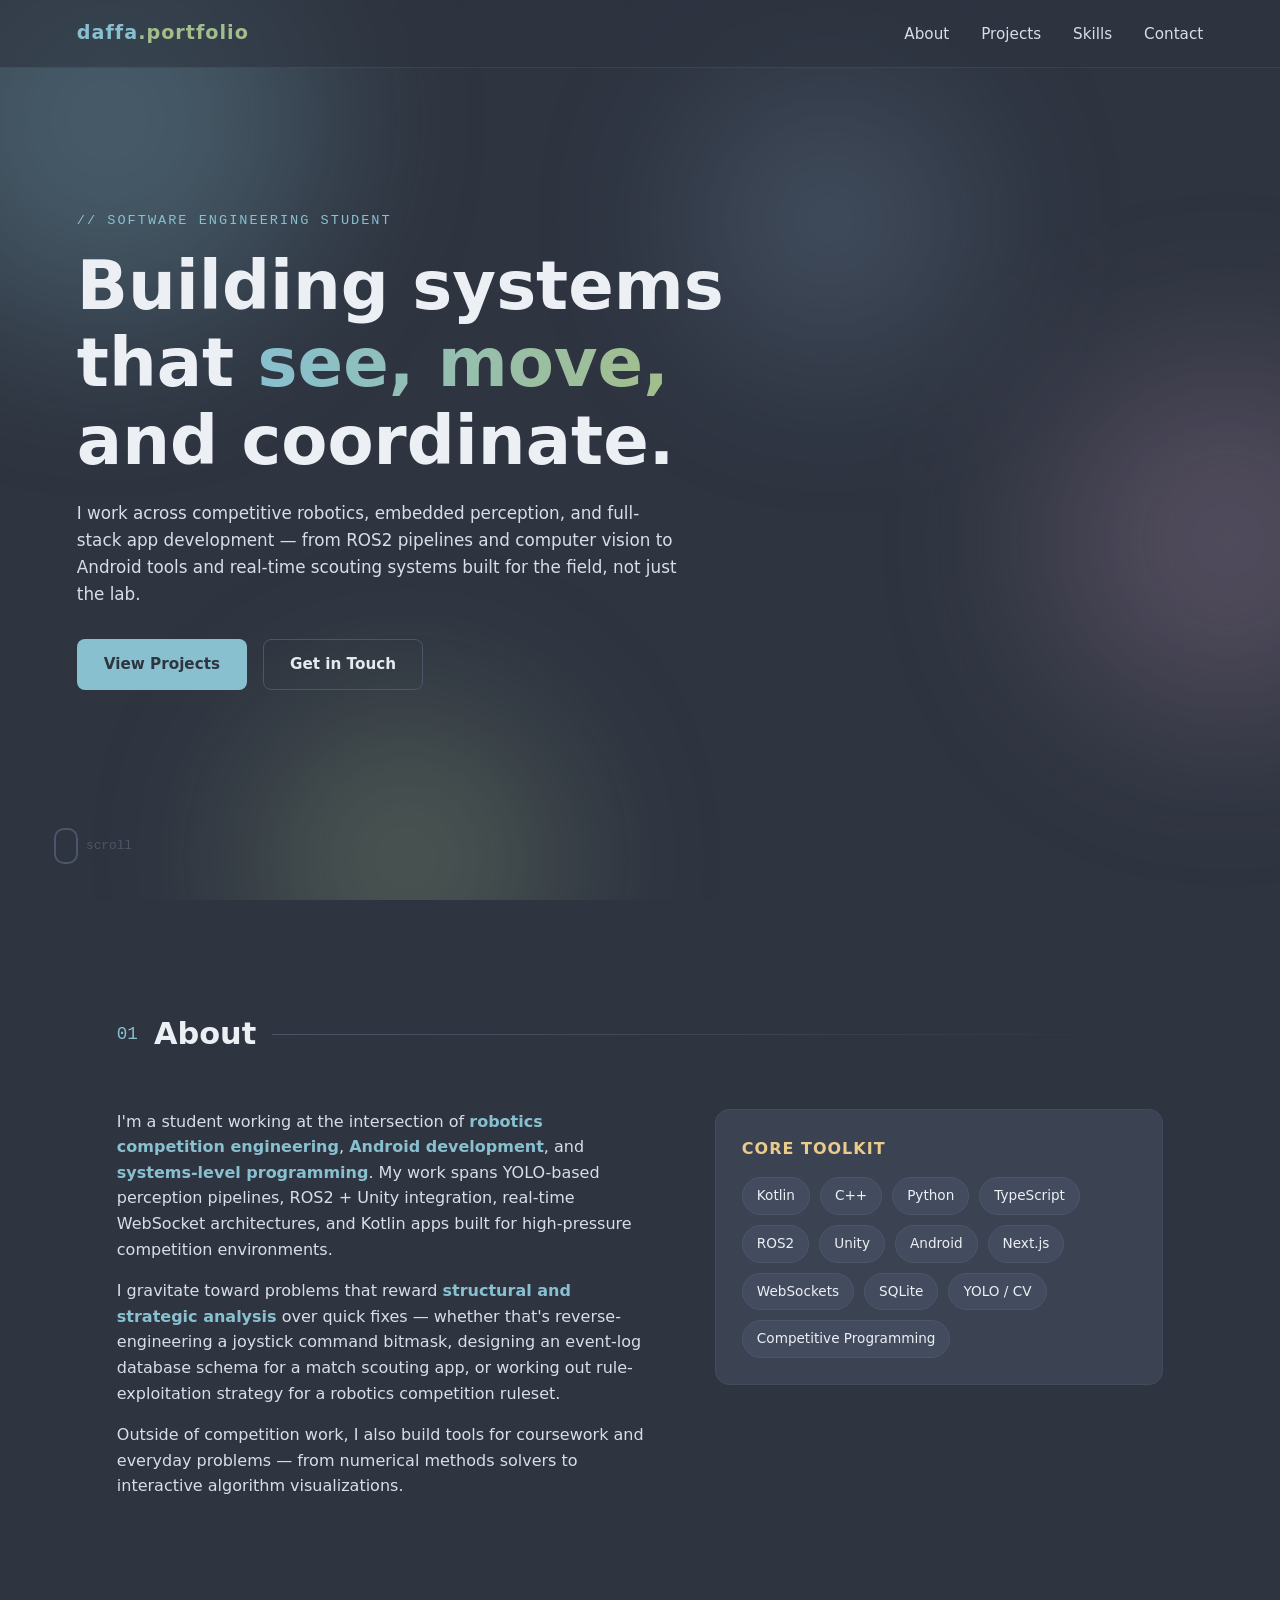
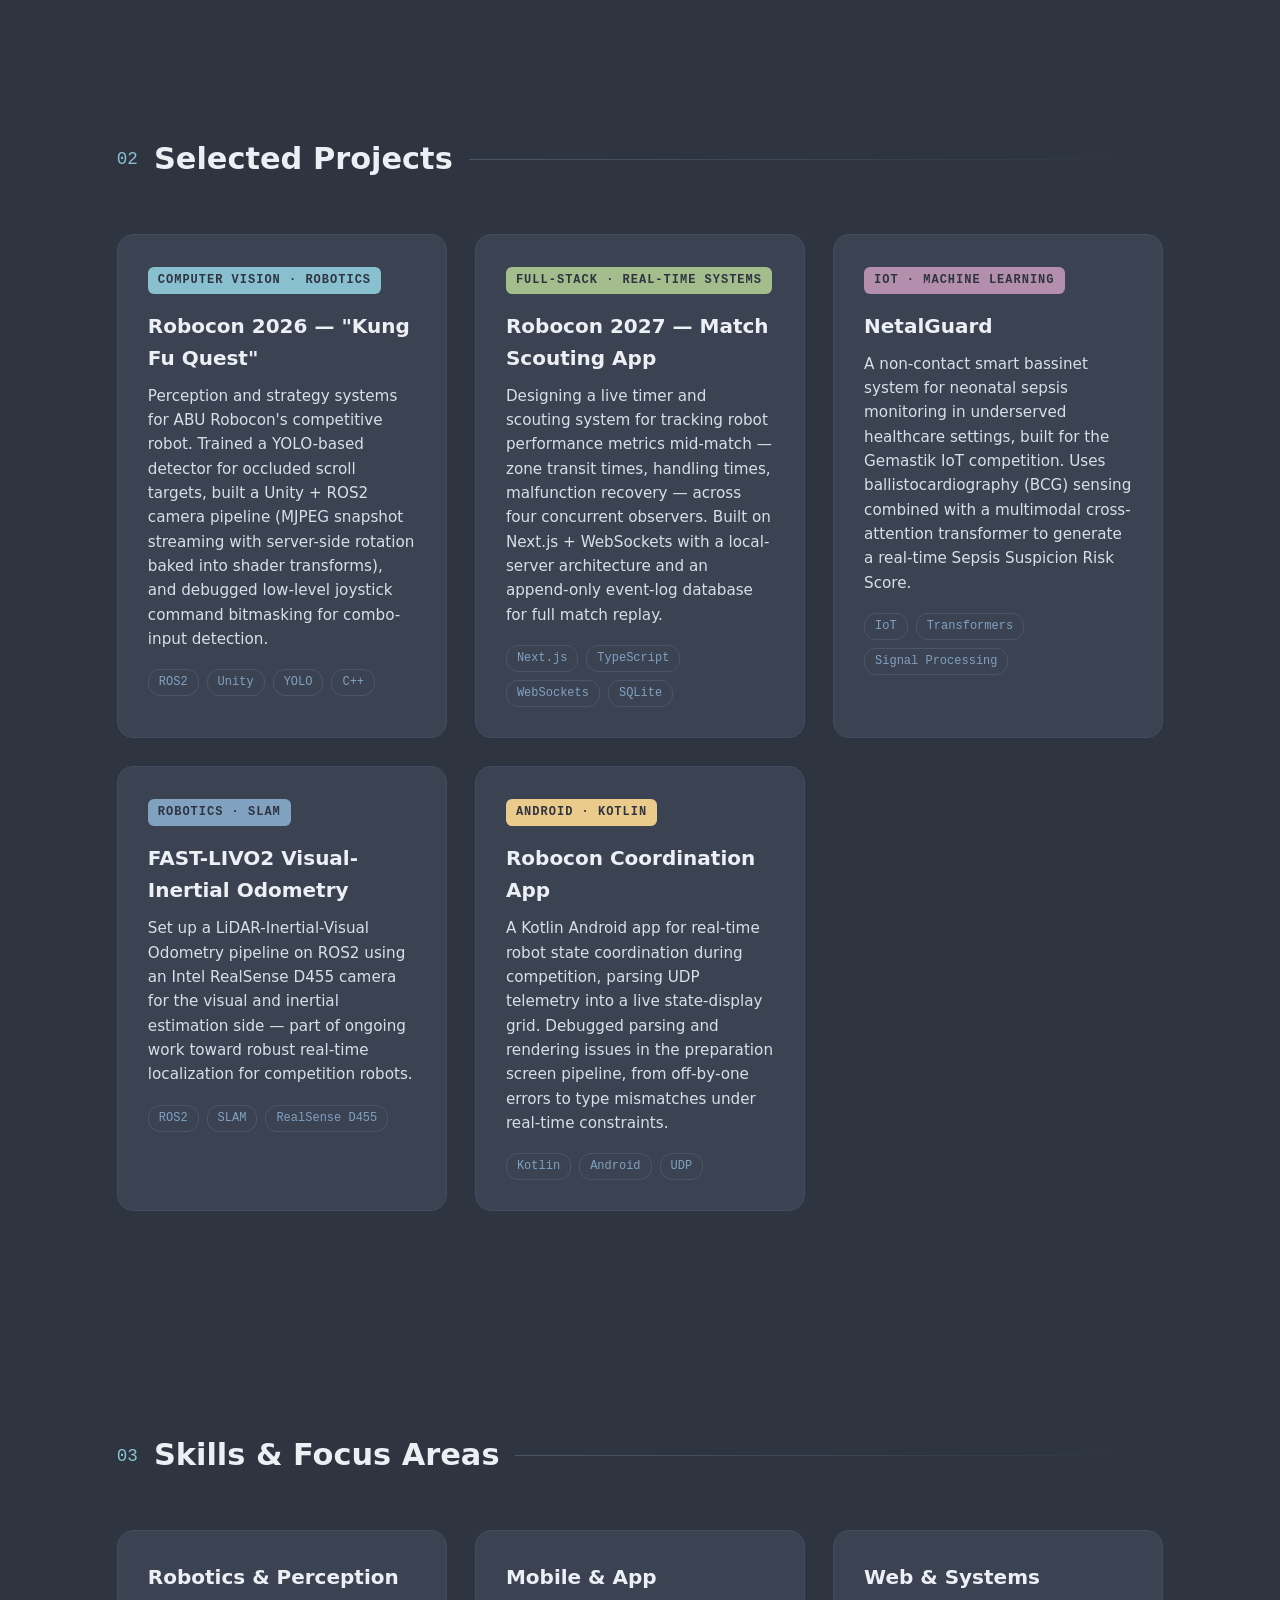
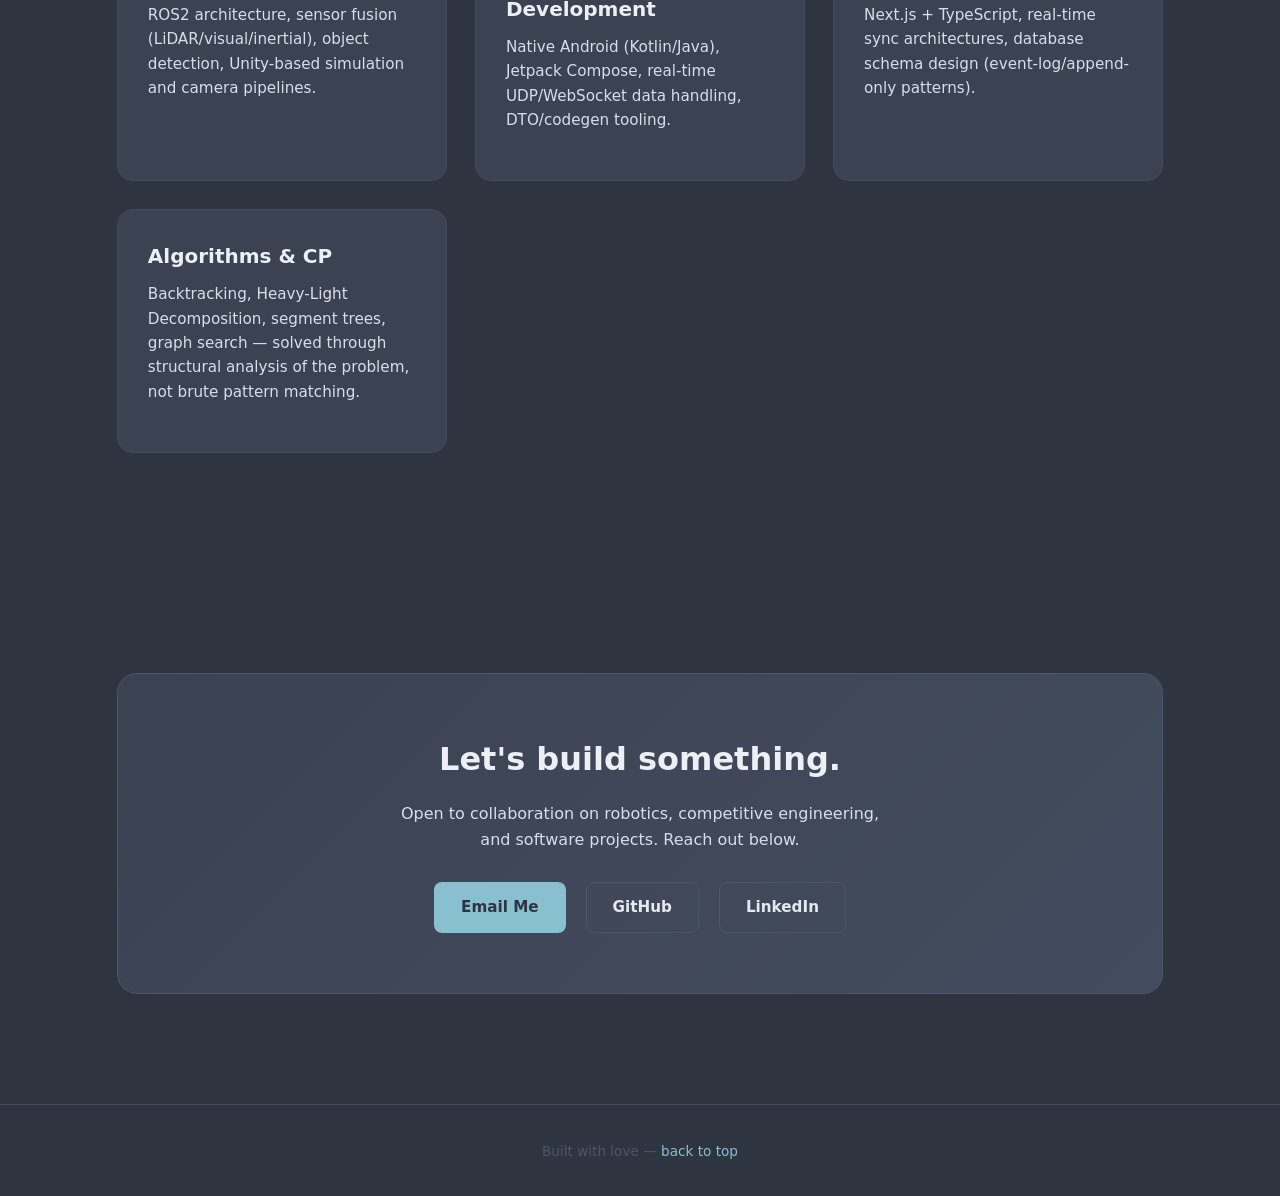
<file: app/src/daffa/src/index.html>
<!DOCTYPE html>
<html lang="en">
<head>
<meta charset="UTF-8">
<meta name="viewport" content="width=device-width, initial-scale=1.0">
<title>Software Engineer</title>
<style>
  :root{
    --nord0:#2e3440; --nord1:#3b4252; --nord2:#434c5e; --nord3:#4c566a;
    --nord4:#d8dee9; --nord5:#e5e9f0; --nord6:#eceff4;
    --nord7:#8fbcbb; --nord8:#88c0d0; --nord9:#81a1c1; --nord10:#5e81ac;
    --nord11:#bf616a; --nord12:#d08770; --nord13:#ebcb8b; --nord14:#a3be8c; --nord15:#b48ead;
  }
  *{box-sizing:border-box; margin:0; padding:0;}
  html{scroll-behavior:smooth;}
  body{
    background:var(--nord0);
    color:var(--nord5);
    font-family:'Segoe UI', system-ui, -apple-system, sans-serif;
    overflow-x:hidden;
    line-height:1.6;
  }
  ::selection{background:var(--nord8); color:var(--nord0);}

  /* Background aurora effect */
  .aurora{
    position:fixed; inset:0; z-index:0; pointer-events:none; overflow:hidden;
  }
  .aurora span{
    position:absolute; border-radius:50%; filter:blur(90px); opacity:.28;
    animation:float 18s ease-in-out infinite;
  }
  .aurora span:nth-child(1){width:420px; height:420px; background:var(--nord8); top:-10%; left:-8%; animation-duration:22s;}
  .aurora span:nth-child(2){width:360px; height:360px; background:var(--nord15); top:40%; right:-10%; animation-duration:26s; animation-delay:2s;}
  .aurora span:nth-child(3){width:300px; height:300px; background:var(--nord14); bottom:-12%; left:20%; animation-duration:20s; animation-delay:4s;}
  .aurora span:nth-child(4){width:260px; height:260px; background:var(--nord9); top:10%; right:25%; animation-duration:24s; animation-delay:1s;}
  @keyframes float{
    0%,100%{transform:translate(0,0) scale(1);}
    50%{transform:translate(40px,-30px) scale(1.1);}
  }

  header, main, footer{position:relative; z-index:1;}

  /* Nav */
  nav{
    position:fixed; top:0; left:0; right:0; z-index:10;
    display:flex; justify-content:space-between; align-items:center;
    padding:18px 6%; backdrop-filter:blur(10px);
    background:rgba(46,52,64,0.6); border-bottom:1px solid rgba(216,222,233,0.08);
  }
  .logo{font-weight:700; letter-spacing:1px; color:var(--nord8); font-size:1.2rem;}
  .logo span{color:var(--nord14);}
  nav ul{list-style:none; display:flex; gap:32px;}
  nav a{color:var(--nord4); text-decoration:none; font-size:.95rem; transition:color .25s;}
  nav a:hover{color:var(--nord8);}
  .nav-toggle{display:none; flex-direction:column; gap:5px; cursor:pointer;}
  .nav-toggle div{width:24px; height:2px; background:var(--nord5);}

  /* Hero */
  .hero{
    min-height:100vh; display:flex; flex-direction:column;
    justify-content:center; align-items:flex-start;
    padding:0 6%; max-width:900px;
  }
  .hero .tag{
    color:var(--nord8); font-family:monospace; letter-spacing:2px;
    text-transform:uppercase; font-size:.85rem; margin-bottom:16px;
    opacity:0; animation:fadeUp .8s ease forwards .1s;
  }
  .hero h1{
    font-size:clamp(2.2rem, 6vw, 4.2rem); font-weight:800; line-height:1.15;
    color:var(--nord6);
    opacity:0; animation:fadeUp .8s ease forwards .3s;
  }
  .hero h1 .accent{
    background:linear-gradient(90deg, var(--nord8), var(--nord14));
    -webkit-background-clip:text; background-clip:text; color:transparent;
  }
  .hero p{
    margin-top:20px; max-width:600px; color:var(--nord4); font-size:1.05rem;
    opacity:0; animation:fadeUp .8s ease forwards .5s;
  }
  .hero .cta{
    margin-top:32px; display:flex; gap:16px; flex-wrap:wrap;
    opacity:0; animation:fadeUp .8s ease forwards .7s;
  }
  .btn{
    padding:12px 26px; border-radius:8px; font-weight:600; font-size:.95rem;
    text-decoration:none; transition:transform .2s, box-shadow .2s; display:inline-block;
    border:1px solid transparent; cursor:pointer;
  }
  .btn-primary{background:var(--nord8); color:var(--nord0);}
  .btn-primary:hover{transform:translateY(-3px); box-shadow:0 10px 25px rgba(136,192,208,.3);}
  .btn-outline{border-color:var(--nord3); color:var(--nord5); background:transparent;}
  .btn-outline:hover{border-color:var(--nord8); color:var(--nord8); transform:translateY(-3px);}
  @keyframes fadeUp{ from{opacity:0; transform:translateY(24px);} to{opacity:1; transform:translateY(0);} }

  .scroll-hint{
    position:absolute; bottom:36px; left:6%; font-family:monospace; font-size:.8rem;
    color:var(--nord3); display:flex; align-items:center; gap:8px;
  }
  .scroll-hint::before{
    content:''; width:20px; height:32px; border:2px solid var(--nord3); border-radius:10px;
    display:inline-block; position:relative;
  }

  section{padding:110px 6%; max-width:1200px; margin:0 auto;}
  .section-title{
    display:flex; align-items:center; gap:16px; margin-bottom:50px;
  }
  .section-title .num{ color:var(--nord8); font-family:monospace; font-size:1.1rem;}
  .section-title h2{ font-size:1.9rem; color:var(--nord6); font-weight:700;}
  .section-title::after{
    content:''; flex:1; height:1px; background:linear-gradient(90deg, var(--nord3), transparent);
  }

  .reveal{opacity:0; transform:translateY(30px); transition:opacity .7s ease, transform .7s ease;}
  .reveal.visible{opacity:1; transform:translateY(0);}

  /* About */
  .about-grid{display:grid; grid-template-columns:1.2fr 1fr; gap:60px; align-items:start;}
  .about-grid p{color:var(--nord4); margin-bottom:16px;}
  .about-grid .highlight{color:var(--nord8); font-weight:600;}
  .stack-card{
    background:var(--nord1); border:1px solid var(--nord2); border-radius:14px; padding:26px;
  }
  .stack-card h3{color:var(--nord13); margin-bottom:16px; font-size:1rem; letter-spacing:1px; text-transform:uppercase;}
  .chips{display:flex; flex-wrap:wrap; gap:10px;}
  .chip{
    background:var(--nord2); color:var(--nord6); padding:7px 14px; border-radius:20px;
    font-size:.85rem; border:1px solid var(--nord3); transition:all .2s;
  }
  .chip:hover{ background:var(--nord10); border-color:var(--nord10); transform:translateY(-2px);}

  /* Projects */
  .projects-grid{display:grid; grid-template-columns:repeat(auto-fit,minmax(320px,1fr)); gap:28px;}
  .project-card{
    background:var(--nord1); border:1px solid var(--nord2); border-radius:16px;
    padding:30px; position:relative; overflow:hidden; transition:transform .35s, border-color .35s;
  }
  .project-card::before{
    content:''; position:absolute; top:0; left:0; right:0; height:3px;
    background:linear-gradient(90deg, var(--accent1,var(--nord8)), var(--accent2,var(--nord14)));
    transform:scaleX(0); transform-origin:left; transition:transform .4s;
  }
  .project-card:hover{transform:translateY(-8px); border-color:var(--nord3);}
  .project-card:hover::before{transform:scaleX(1);}
  .project-tag{
    display:inline-block; font-family:monospace; font-size:.75rem; letter-spacing:1px;
    color:var(--nord0); background:var(--accent1,var(--nord8)); padding:4px 10px; border-radius:6px;
    margin-bottom:16px; font-weight:700; text-transform:uppercase;
  }
  .project-card h3{color:var(--nord6); font-size:1.25rem; margin-bottom:10px;}
  .project-card p{color:var(--nord4); font-size:.95rem; margin-bottom:18px;}
  .project-tools{display:flex; flex-wrap:wrap; gap:8px;}
  .project-tools span{
    font-size:.75rem; color:var(--nord9); border:1px solid var(--nord3); padding:3px 10px;
    border-radius:12px; font-family:monospace;
  }

  /* Contact */
  .contact-box{
    background:linear-gradient(135deg, var(--nord1), var(--nord2));
    border-radius:20px; padding:60px 6%; text-align:center; border:1px solid var(--nord3);
  }
  .contact-box h2{font-size:2rem; color:var(--nord6); margin-bottom:16px;}
  .contact-box p{color:var(--nord4); max-width:500px; margin:0 auto 30px;}
  .contact-links{display:flex; gap:20px; justify-content:center; flex-wrap:wrap;}

  footer{
    text-align:center; padding:36px 6%; color:var(--nord3); font-size:.85rem;
    border-top:1px solid var(--nord2);
  }
  footer a{color:var(--nord8); text-decoration:none;}

  @media(max-width:800px){
    .about-grid{grid-template-columns:1fr;}
    nav ul{
      position:fixed; top:64px; right:0; background:var(--nord1); flex-direction:column;
      width:220px; padding:20px; border-radius:0 0 0 12px; gap:18px;
      transform:translateX(110%); transition:transform .3s; border:1px solid var(--nord2);
    }
    nav ul.open{transform:translateX(0);}
    .nav-toggle{display:flex;}
  }
</style>
</head>
<body>

<div class="aurora"><span></span><span></span><span></span><span></span></div>

<nav>
  <div class="logo">daffa<span>.portfolio</span></div>
  <ul id="navMenu">
    <li><a href="#about">About</a></li>
    <li><a href="#projects">Projects</a></li>
    <li><a href="#skills">Skills</a></li>
    <li><a href="#contact">Contact</a></li>
  </ul>
  <div class="nav-toggle" id="navToggle"><div></div><div></div><div></div></div>
</nav>

<header class="hero">
  <div class="tag">// software engineering student</div>
  <h1>Building systems that <span class="accent">see, move,</span><br> and coordinate.</h1>
  <p>I work across competitive robotics, embedded perception, and full-stack app development — from ROS2 pipelines and computer vision to Android tools and real-time scouting systems built for the field, not just the lab.</p>
  <div class="cta">
    <a href="#projects" class="btn btn-primary">View Projects</a>
    <a href="#contact" class="btn btn-outline">Get in Touch</a>
  </div>
  <div class="scroll-hint">scroll</div>
</header>

<main>
  <section id="about">
    <div class="section-title reveal"><span class="num">01</span><h2>About</h2></div>
    <div class="about-grid">
      <div class="reveal">
        <p>I'm a student working at the intersection of <span class="highlight">robotics competition engineering</span>, <span class="highlight">Android development</span>, and <span class="highlight">systems-level programming</span>. My work spans YOLO-based perception pipelines, ROS2 + Unity integration, real-time WebSocket architectures, and Kotlin apps built for high-pressure competition environments.</p>
        <p>I gravitate toward problems that reward <span class="highlight">structural and strategic analysis</span> over quick fixes — whether that's reverse-engineering a joystick command bitmask, designing an event-log database schema for a match scouting app, or working out rule-exploitation strategy for a robotics competition ruleset.</p>
        <p>Outside of competition work, I also build tools for coursework and everyday problems — from numerical methods solvers to interactive algorithm visualizations.</p>
      </div>
      <div class="stack-card reveal">
        <h3>Core Toolkit</h3>
        <div class="chips">
          <span class="chip">Kotlin</span>
          <span class="chip">C++</span>
          <span class="chip">Python</span>
          <span class="chip">TypeScript</span>
          <span class="chip">ROS2</span>
          <span class="chip">Unity</span>
          <span class="chip">Android</span>
          <span class="chip">Next.js</span>
          <span class="chip">WebSockets</span>
          <span class="chip">SQLite</span>
          <span class="chip">YOLO / CV</span>
          <span class="chip">Competitive Programming</span>
        </div>
      </div>
    </div>
  </section>

  <section id="projects">
    <div class="section-title reveal"><span class="num">02</span><h2>Selected Projects</h2></div>
    <div class="projects-grid">

      <div class="project-card reveal" style="--accent1:var(--nord8); --accent2:var(--nord10);">
        <span class="project-tag" style="background:var(--nord8);">Computer Vision · Robotics</span>
        <h3>Robocon 2026 — "Kung Fu Quest"</h3>
        <p>Perception and strategy systems for ABU Robocon's competitive robot. Trained a YOLO-based detector for occluded scroll targets, built a Unity + ROS2 camera pipeline (MJPEG snapshot streaming with server-side rotation baked into shader transforms), and debugged low-level joystick command bitmasking for combo-input detection.</p>
        <div class="project-tools">
          <span>ROS2</span><span>Unity</span><span>YOLO</span><span>C++</span>
        </div>
      </div>

      <div class="project-card reveal" style="--accent1:var(--nord14); --accent2:var(--nord8);">
        <span class="project-tag" style="background:var(--nord14);">Full-Stack · Real-Time Systems</span>
        <h3>Robocon 2027 — Match Scouting App</h3>
        <p>Designing a live timer and scouting system for tracking robot performance metrics mid-match — zone transit times, handling times, malfunction recovery — across four concurrent observers. Built on Next.js + WebSockets with a local-server architecture and an append-only event-log database for full match replay.</p>
        <div class="project-tools">
          <span>Next.js</span><span>TypeScript</span><span>WebSockets</span><span>SQLite</span>
        </div>
      </div>

      <div class="project-card reveal" style="--accent1:var(--nord15); --accent2:var(--nord9);">
        <span class="project-tag" style="background:var(--nord15);">IoT · Machine Learning</span>
        <h3>NetalGuard</h3>
        <p>A non-contact smart bassinet system for neonatal sepsis monitoring in underserved healthcare settings, built for the Gemastik IoT competition. Uses ballistocardiography (BCG) sensing combined with a multimodal cross-attention transformer to generate a real-time Sepsis Suspicion Risk Score.</p>
        <div class="project-tools">
          <span>IoT</span><span>Transformers</span><span>Signal Processing</span>
        </div>
      </div>

      <div class="project-card reveal" style="--accent1:var(--nord9); --accent2:var(--nord7);">
        <span class="project-tag" style="background:var(--nord9);">Robotics · SLAM</span>
        <h3>FAST-LIVO2 Visual-Inertial Odometry</h3>
        <p>Set up a LiDAR-Inertial-Visual Odometry pipeline on ROS2 using an Intel RealSense D455 camera for the visual and inertial estimation side — part of ongoing work toward robust real-time localization for competition robots.</p>
        <div class="project-tools">
          <span>ROS2</span><span>SLAM</span><span>RealSense D455</span>
        </div>
      </div>

      <div class="project-card reveal" style="--accent1:var(--nord13); --accent2:var(--nord12);">
        <span class="project-tag" style="background:var(--nord13); color:var(--nord0);">Android · Kotlin</span>
        <h3>Robocon Coordination App</h3>
        <p>A Kotlin Android app for real-time robot state coordination during competition, parsing UDP telemetry into a live state-display grid. Debugged parsing and rendering issues in the preparation screen pipeline, from off-by-one errors to type mismatches under real-time constraints.</p>
        <div class="project-tools">
          <span>Kotlin</span><span>Android</span><span>UDP</span>
        </div>
      </div>

    </div>
  </section>

  <section id="skills">
    <div class="section-title reveal"><span class="num">03</span><h2>Skills & Focus Areas</h2></div>
    <div class="projects-grid">
      <div class="project-card reveal" style="--accent1:var(--nord8);">
        <h3>Robotics & Perception</h3>
        <p>ROS2 architecture, sensor fusion (LiDAR/visual/inertial), object detection, Unity-based simulation and camera pipelines.</p>
      </div>
      <div class="project-card reveal" style="--accent1:var(--nord14);">
        <h3>Mobile & App Development</h3>
        <p>Native Android (Kotlin/Java), Jetpack Compose, real-time UDP/WebSocket data handling, DTO/codegen tooling.</p>
      </div>
      <div class="project-card reveal" style="--accent1:var(--nord15);">
        <h3>Web & Systems</h3>
        <p>Next.js + TypeScript, real-time sync architectures, database schema design (event-log/append-only patterns).</p>
      </div>
      <div class="project-card reveal" style="--accent1:var(--nord13);">
        <h3>Algorithms & CP</h3>
        <p>Backtracking, Heavy-Light Decomposition, segment trees, graph search — solved through structural analysis of the problem, not brute pattern matching.</p>
      </div>
    </div>
  </section>

  <section id="contact">
    <div class="contact-box reveal">
      <h2>Let's build something.</h2>
      <p>Open to collaboration on robotics, competitive engineering, and software projects. Reach out below.</p>
      <div class="contact-links">
        <a href="mailto:daffa.randika.3@gmail.com" class="btn btn-primary">Email Me</a>
        <a href="https://github.com/daffarandika" class="btn btn-outline">GitHub</a>
        <a href="https://www.linkedin.com/in/daffa-randika-b3b740244" class="btn btn-outline">LinkedIn</a>
      </div>
    </div>
  </section>
</main>

<footer>
  Built with love — <a href="#about">back to top</a>
</footer>

<script>
  // Mobile nav toggle
  const navToggle = document.getElementById('navToggle');
  const navMenu = document.getElementById('navMenu');
  navToggle.addEventListener('click', () => navMenu.classList.toggle('open'));
  navMenu.querySelectorAll('a').forEach(a => a.addEventListener('click', () => navMenu.classList.remove('open')));

  // Scroll reveal
  const revealEls = document.querySelectorAll('.reveal');
  const observer = new IntersectionObserver((entries) => {
    entries.forEach(entry => {
      if(entry.isIntersecting){
        entry.target.classList.add('visible');
        observer.unobserve(entry.target);
      }
    });
  }, { threshold: 0.15 });
  revealEls.forEach(el => observer.observe(el));
</script>

</body>
</html>
</file>
<file: erzeth/style.css>
:root {
  --paper: #EEF1F6;
  --paper-2: #E2E8F2;
  --ink: #0F1B33;
  --muted: #526079;
  --line: #C9D2E2;
  --blue: #3348FF;
  --node: #0F1B33;
  --wave-a: #3348FF;
  --wave-b: #E8336D;
  --nav-bg: rgba(238, 241, 246, 0.84);
  --code-bg: #0F1B33;
  --code-ink: #E6EBF8;
  --gutter: clamp(1.25rem, 5vw, 4rem);
  --nav-h: 64px;
  --display: 'Bricolage Grotesque', 'Helvetica Neue', Arial, sans-serif;
  --serif: 'Source Serif 4', Georgia, 'Times New Roman', serif;
  --mono: 'JetBrains Mono', ui-monospace, Menlo, Consolas, monospace;
  color-scheme: light;
  box-sizing: border-box;
  padding-top: env(safe-area-inset-top, 0px);
  padding-bottom: env(safe-area-inset-bottom, 0px);
}
@media (prefers-color-scheme: dark) {
  :root:not([data-theme="light"]) {
    --paper: #0B1224;
    --paper-2: #131C38;
    --ink: #E8ECF7;
    --muted: #93A0BD;
    --line: #24304F;
    --blue: #8592FF;
    --node: #C8D2F0;
    --wave-a: #8592FF;
    --wave-b: #FF6B9A;
    --nav-bg: rgba(11, 18, 36, 0.8);
    --code-bg: #131C38;
    --code-ink: #E6EBF8;
    color-scheme: dark;
  }
}
:root[data-theme="dark"] {
  --paper: #0B1224;
  --paper-2: #131C38;
  --ink: #E8ECF7;
  --muted: #93A0BD;
  --line: #24304F;
  --blue: #8592FF;
  --node: #C8D2F0;
  --wave-a: #8592FF;
  --wave-b: #FF6B9A;
  --nav-bg: rgba(11, 18, 36, 0.8);
  --code-bg: #131C38;
  --code-ink: #E6EBF8;
  color-scheme: dark;
}

*, *::before, *::after { box-sizing: inherit; }
html { scroll-behavior: smooth; scroll-padding-top: calc(env(safe-area-inset-top, 0px) + 72px); }
body {
  margin: 0;
  background: var(--paper);
  color: var(--ink);
  font-family: var(--serif);
  font-size: 1.125rem;
  line-height: 1.7;
  -webkit-font-smoothing: antialiased;
  text-rendering: optimizeLegibility;
}
a { color: inherit; }
:focus-visible { outline: 2px solid var(--blue); outline-offset: 3px; }
h1, h2, h3 { font-family: var(--display); margin: 0; line-height: 1.05; }
p { margin: 0 0 1.1em; }

/* nav */
.nav {
  position: sticky;
  top: env(safe-area-inset-top, 0px);
  z-index: 10;
  height: var(--nav-h);
  padding: 0 var(--gutter);
  display: flex;
  align-items: center;
  justify-content: space-between;
  background: var(--nav-bg);
  -webkit-backdrop-filter: blur(10px);
  backdrop-filter: blur(10px);
  border-bottom: 1px solid var(--line);
  font-family: var(--display);
}
.nav-name { font-weight: 700; font-size: 1.2rem; text-decoration: none; letter-spacing: -0.01em; }
.nav-links { display: flex; align-items: center; gap: clamp(0.9rem, 3vw, 1.75rem); }
.nav-links a { text-decoration: none; font-weight: 500; font-size: 1rem; }
.nav-links a:hover { color: var(--blue); }
.theme-btn {
  font: inherit;
  font-weight: 500;
  font-size: 0.95rem;
  color: var(--ink);
  background: transparent;
  border: 1.5px solid var(--line);
  border-radius: 999px;
  padding: 0.3rem 0.85rem;
  cursor: pointer;
}
.theme-btn:hover { border-color: var(--ink); }

/* hero */
.hero {
  position: relative;
  min-height: calc(100svh - var(--nav-h));
  display: flex;
  align-items: flex-end;
  overflow: hidden;
  cursor: crosshair;
}
.hero canvas { position: absolute; inset: 0; width: 100%; height: 100%; display: block; }
.hero-content {
  position: relative;
  width: 100%;
  padding: 0 var(--gutter) clamp(1.5rem, 4vw, 3rem);
  pointer-events: none;
}
.name {
  font-size: clamp(4.5rem, 22vw, 20rem);
  font-weight: 800;
  line-height: 0.82;
  letter-spacing: -0.035em;
  font-variation-settings: "wdth" 75, "opsz" 96;
  margin-left: -0.04em;
}
.hero-row {
  margin-top: clamp(1.25rem, 3vw, 2.25rem);
  display: flex;
  flex-wrap: wrap;
  align-items: flex-end;
  justify-content: space-between;
  gap: 1.5rem 3rem;
}
.hero-copy { max-width: 46ch; }
.lead { font-size: clamp(1.15rem, 2vw, 1.4rem); line-height: 1.5; margin-bottom: 1.4rem; }
.actions { display: flex; flex-wrap: wrap; gap: 0.75rem; }
.btn {
  pointer-events: auto;
  font-family: var(--display);
  font-weight: 600;
  font-size: 1rem;
  text-decoration: none;
  padding: 0.8rem 1.45rem;
  border-radius: 999px;
  background: var(--ink);
  color: var(--paper);
  border: 1.5px solid var(--ink);
  transition: background-color 0.2s ease, border-color 0.2s ease, color 0.2s ease;
}
.btn:hover { background: var(--blue); border-color: var(--blue); color: #fff; }
.btn-ghost { background: transparent; color: var(--ink); }
.status {
  font-family: var(--display);
  font-size: 0.95rem;
  line-height: 1.45;
  color: var(--muted);
  max-width: 32ch;
  margin: 0;
  text-align: right;
}

/* sections */
.section { padding: clamp(4rem, 10vw, 8rem) var(--gutter); }
.wrap { max-width: 1100px; margin: 0 auto; }
.section-head { display: flex; flex-wrap: wrap; align-items: baseline; justify-content: space-between; gap: 0.5rem 2rem; margin-bottom: clamp(1.5rem, 4vw, 3rem); }
.h2 { font-size: clamp(2.1rem, 5.5vw, 3.75rem); font-weight: 700; letter-spacing: -0.025em; }
.hint { font-family: var(--display); color: var(--muted); font-size: 0.95rem; margin: 0; }

/* work */
.proj { border-top: 1px solid var(--line); }
.proj:last-child { border-bottom: 1px solid var(--line); }
.proj-head {
  width: 100%;
  display: grid;
  grid-template-columns: minmax(0, 1fr) auto 24px;
  align-items: center;
  gap: 0.5rem 1.5rem;
  padding: 1.5rem 0;
  background: none;
  border: 0;
  color: inherit;
  font: inherit;
  text-align: left;
  cursor: pointer;
}
.proj-title {
  font-family: var(--display);
  font-weight: 600;
  font-size: clamp(1.6rem, 4vw, 2.75rem);
  letter-spacing: -0.02em;
  line-height: 1.1;
  transition: color 0.2s ease;
}
.proj-head:hover .proj-title { color: var(--blue); }
.proj-tags { font-family: var(--display); font-size: 0.95rem; color: var(--muted); text-align: right; }
.proj-icon { position: relative; width: 20px; height: 20px; transition: transform 0.35s cubic-bezier(0.2, 0.7, 0.2, 1); }
.proj-icon::before, .proj-icon::after { content: ""; position: absolute; left: 0; right: 0; top: 50%; height: 2px; margin-top: -1px; background: currentColor; }
.proj-icon::after { transform: rotate(90deg); }
.proj[data-open="true"] .proj-icon { transform: rotate(45deg); }
.proj-panel { display: grid; grid-template-rows: 0fr; transition: grid-template-rows 0.45s cubic-bezier(0.2, 0.7, 0.2, 1); }
.proj[data-open="true"] .proj-panel { grid-template-rows: 1fr; }
.proj-body { overflow: hidden; min-height: 0; }
.proj-inner { padding: 0 0 1.75rem; max-width: 62ch; }
.proj-inner p { margin: 0; }

/* about */
.about { display: grid; grid-template-columns: minmax(0, 1.1fr) minmax(0, 0.9fr); gap: clamp(2rem, 6vw, 6rem); }
.about-text .h2 { margin-bottom: 1.5rem; }
.about-text p { max-width: 58ch; }
.facts { margin: 0; align-self: start; }
.fact { padding: 1rem 0; border-top: 1px solid var(--line); }
.fact:last-child { border-bottom: 1px solid var(--line); }
.fact dt { font-family: var(--display); font-weight: 600; font-size: 0.95rem; color: var(--muted); margin-bottom: 0.2rem; }
.fact dd { margin: 0; font-size: 1.1rem; line-height: 1.5; }

/* background explainer */
.how { display: grid; grid-template-columns: minmax(0, 0.9fr) minmax(0, 1.1fr); gap: clamp(2rem, 6vw, 6rem); align-items: start; background: var(--paper-2); padding: clamp(1.5rem, 4vw, 3rem); border-radius: 10px; }
.how .h2 { font-size: clamp(1.8rem, 4vw, 2.75rem); margin-bottom: 1.25rem; }
.how p:last-child { margin-bottom: 0; }
.code {
  margin: 0;
  padding: 1.25rem 1.4rem;
  background: var(--code-bg);
  color: var(--code-ink);
  border-radius: 10px;
  font-family: var(--mono);
  font-size: 0.85rem;
  line-height: 1.65;
  overflow-x: auto;
  tab-size: 4;
}

/* contact */
.contact .h2 { max-width: 16ch; margin-bottom: 1.5rem; }
.contact p { max-width: 56ch; }
.mail {
  display: inline-block;
  margin-top: 0.75rem;
  font-family: var(--display);
  font-weight: 700;
  font-size: clamp(1.6rem, 6.2vw, 4rem);
  letter-spacing: -0.03em;
  line-height: 1.1;
  text-decoration: underline;
  text-decoration-thickness: 0.08em;
  text-underline-offset: 0.14em;
  text-decoration-color: var(--blue);
  overflow-wrap: anywhere;
  transition: color 0.2s ease;
}
.mail:hover { color: var(--blue); }
.foot { padding: 2rem var(--gutter) 3rem; border-top: 1px solid var(--line); font-family: var(--display); font-size: 0.9rem; color: var(--muted); }
.foot .wrap { display: flex; flex-wrap: wrap; justify-content: space-between; gap: 0.5rem 2rem; }

@media (max-width: 820px) {
  .about, .how { grid-template-columns: minmax(0, 1fr); }
  .status { text-align: left; }
}
@media (max-width: 640px) {
  .proj-head { grid-template-columns: minmax(0, 1fr) 24px; }
  .proj-title { grid-column: 1; grid-row: 1; }
  .proj-tags { grid-column: 1; grid-row: 2; text-align: left; }
  .proj-icon { grid-column: 2; grid-row: 1 / 3; align-self: center; }
}
@media (prefers-reduced-motion: reduce) {
  html { scroll-behavior: auto; }
  .proj-panel, .proj-icon, .proj-title, .btn, .mail { transition: none; }
}
</file>
